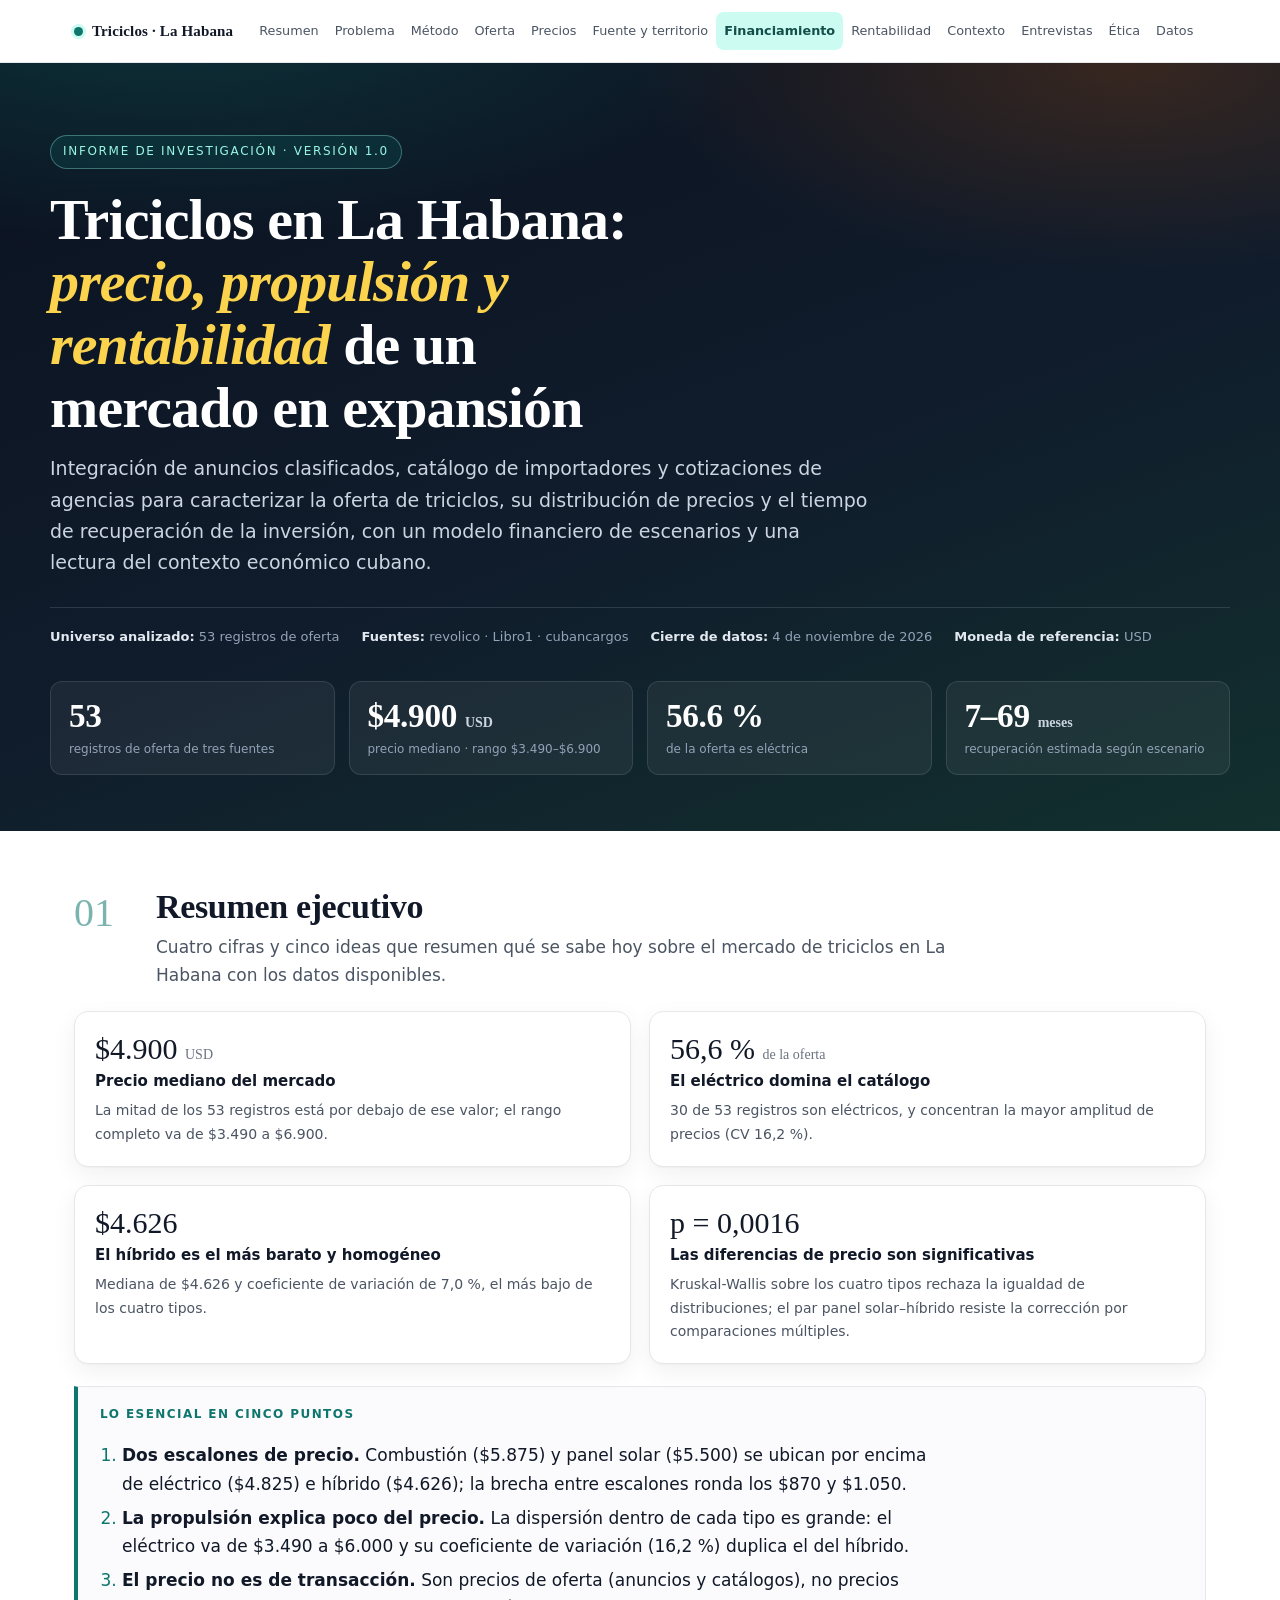
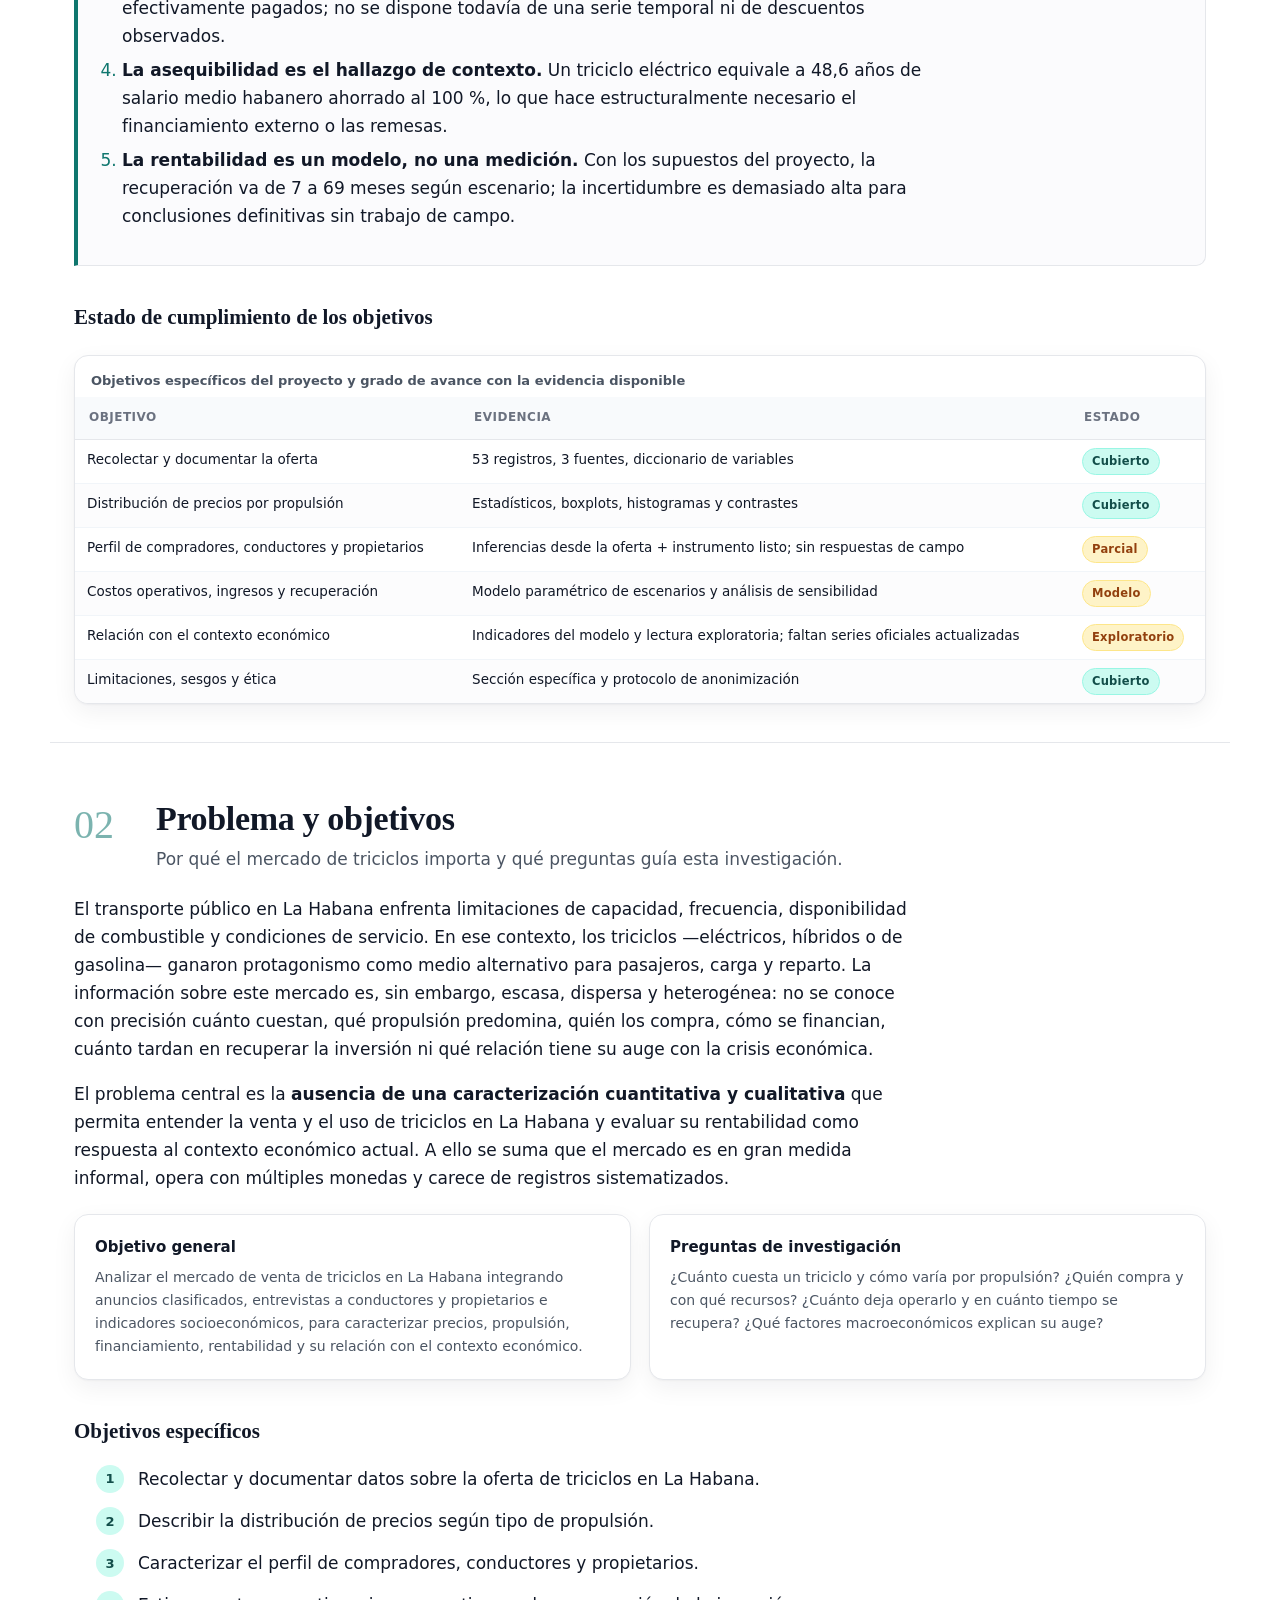
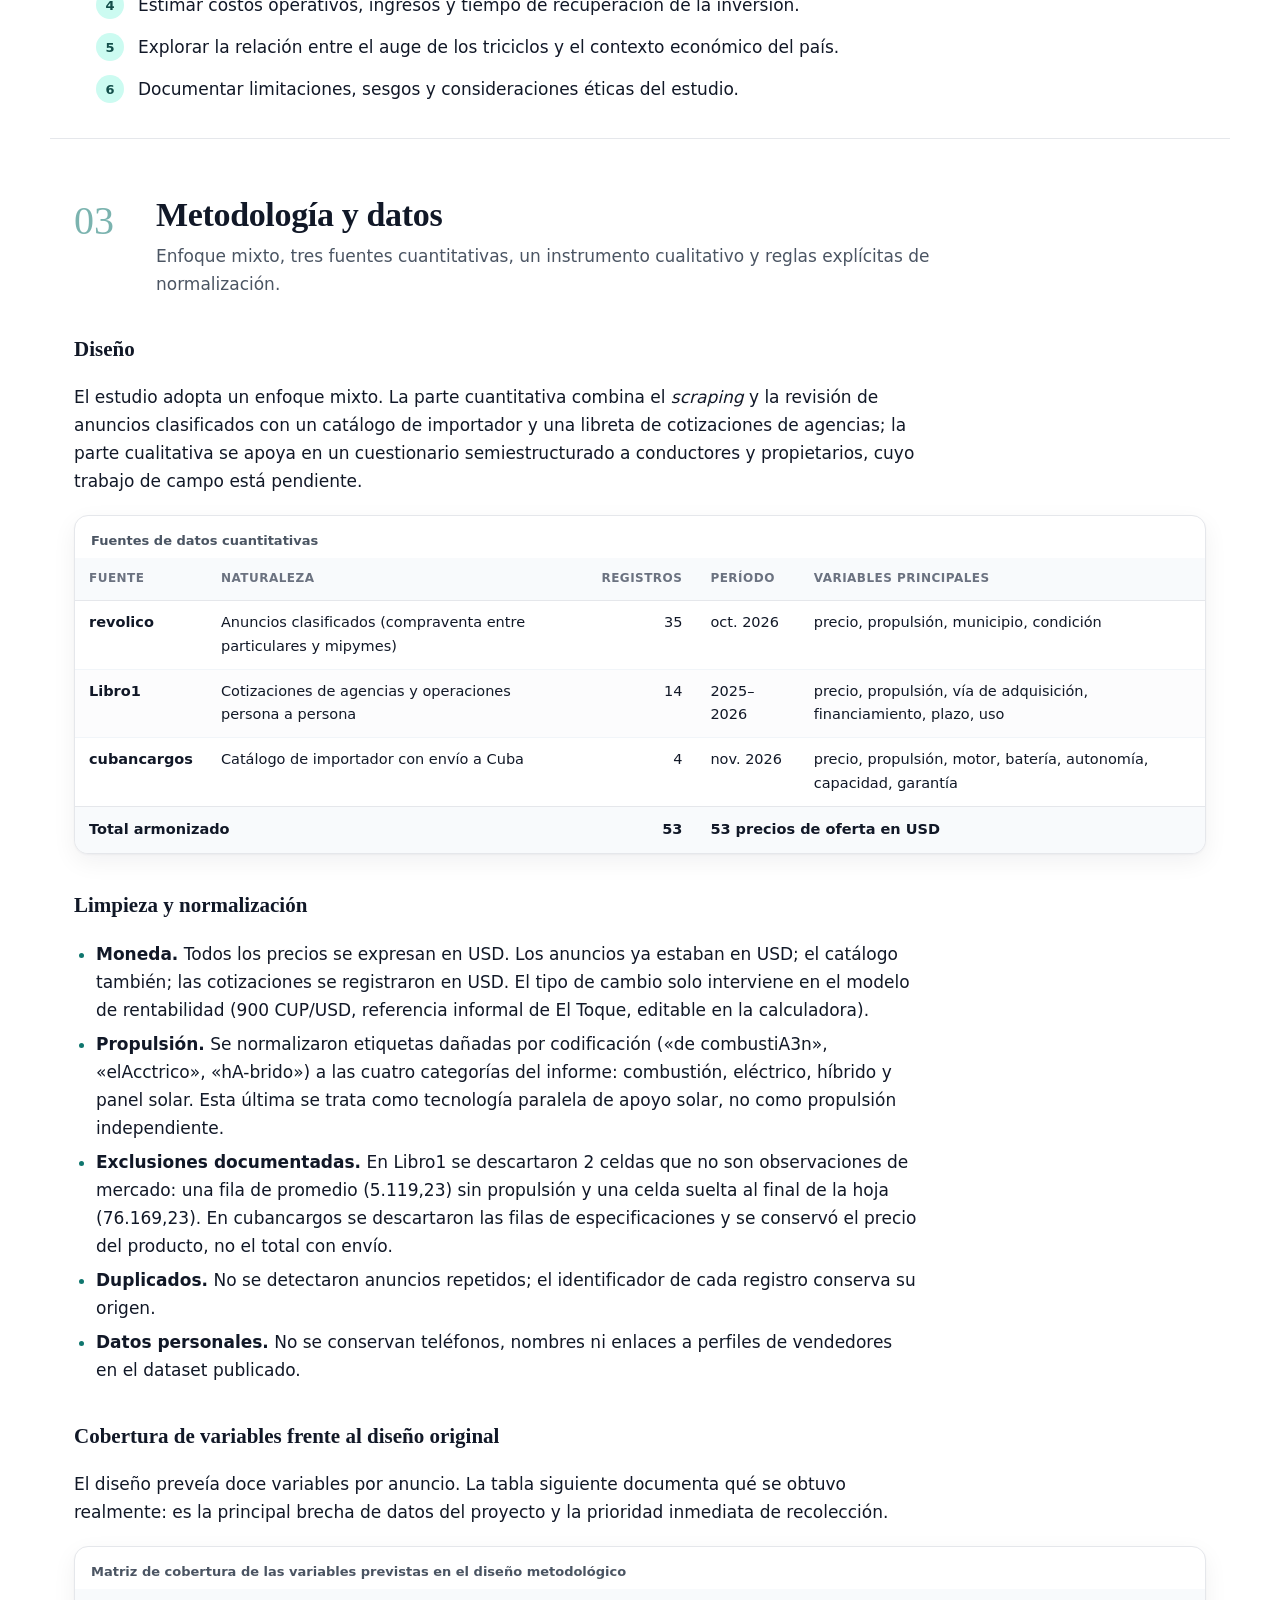
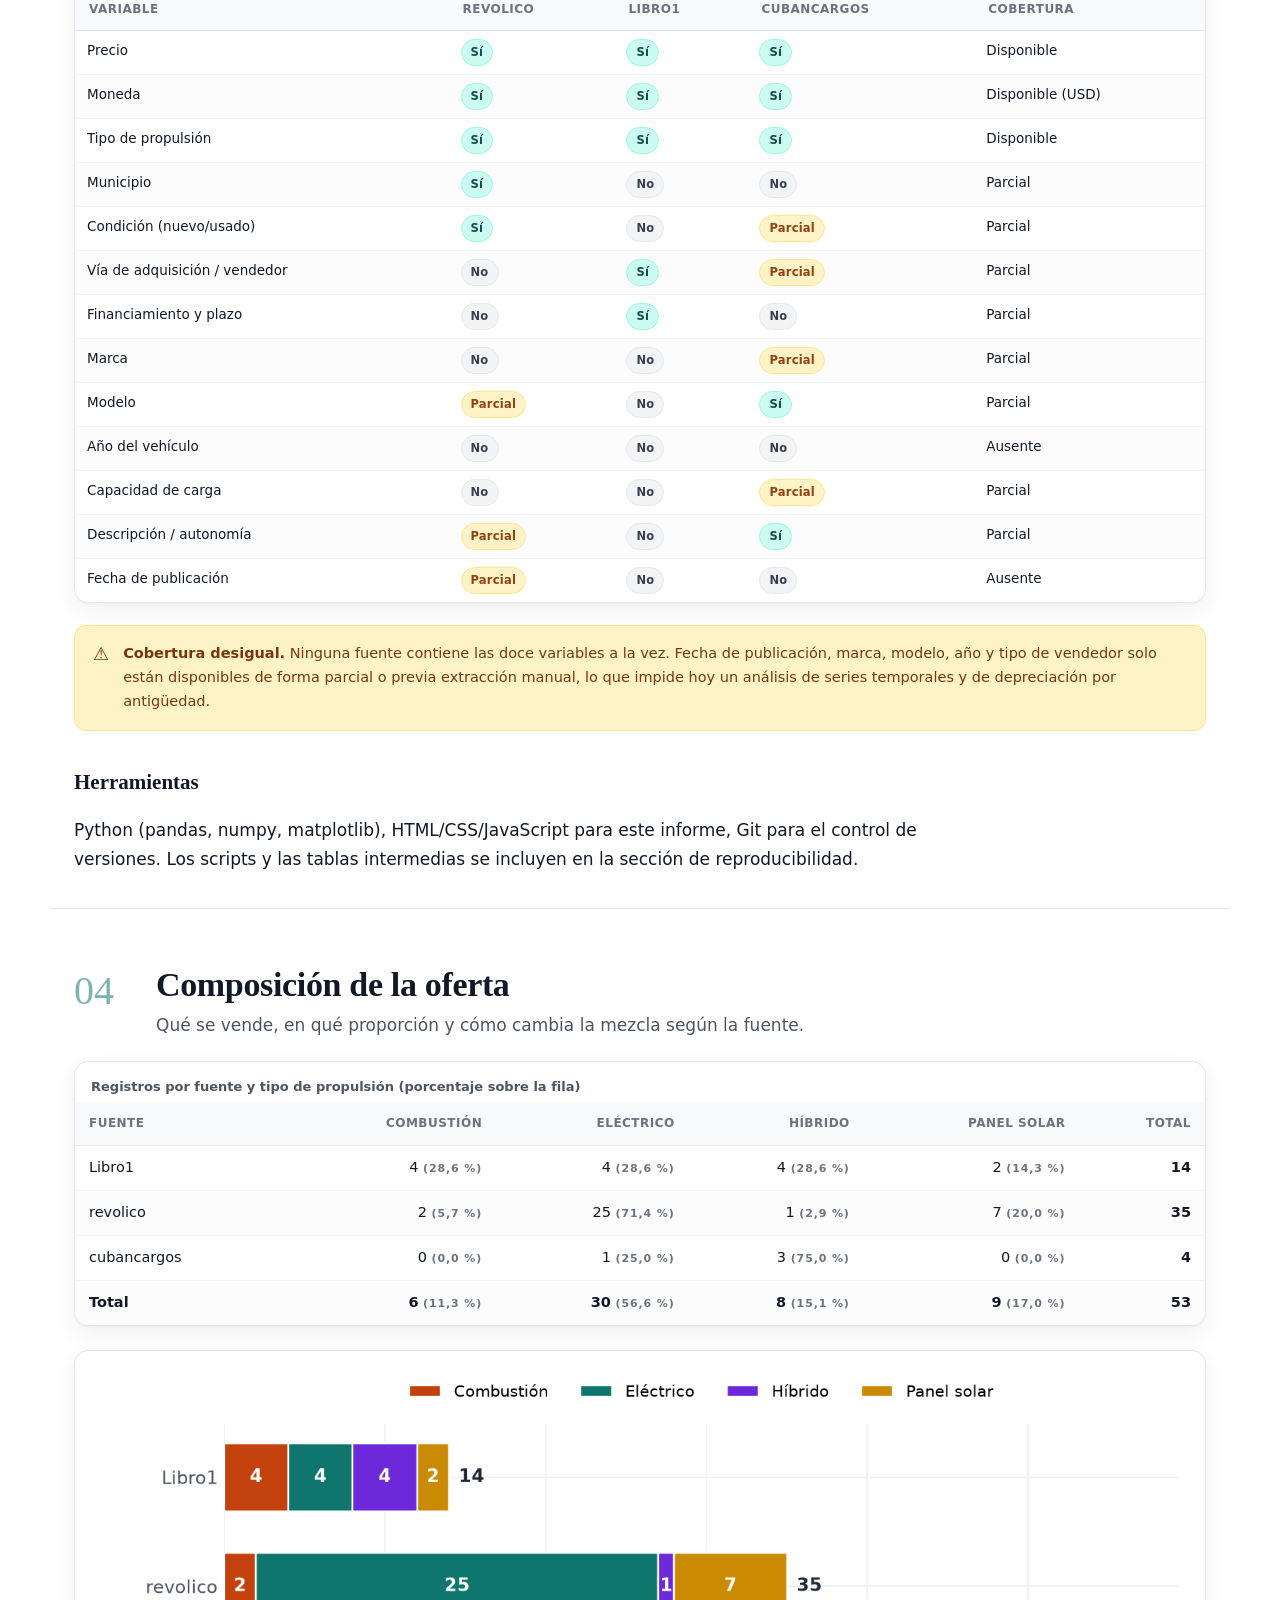
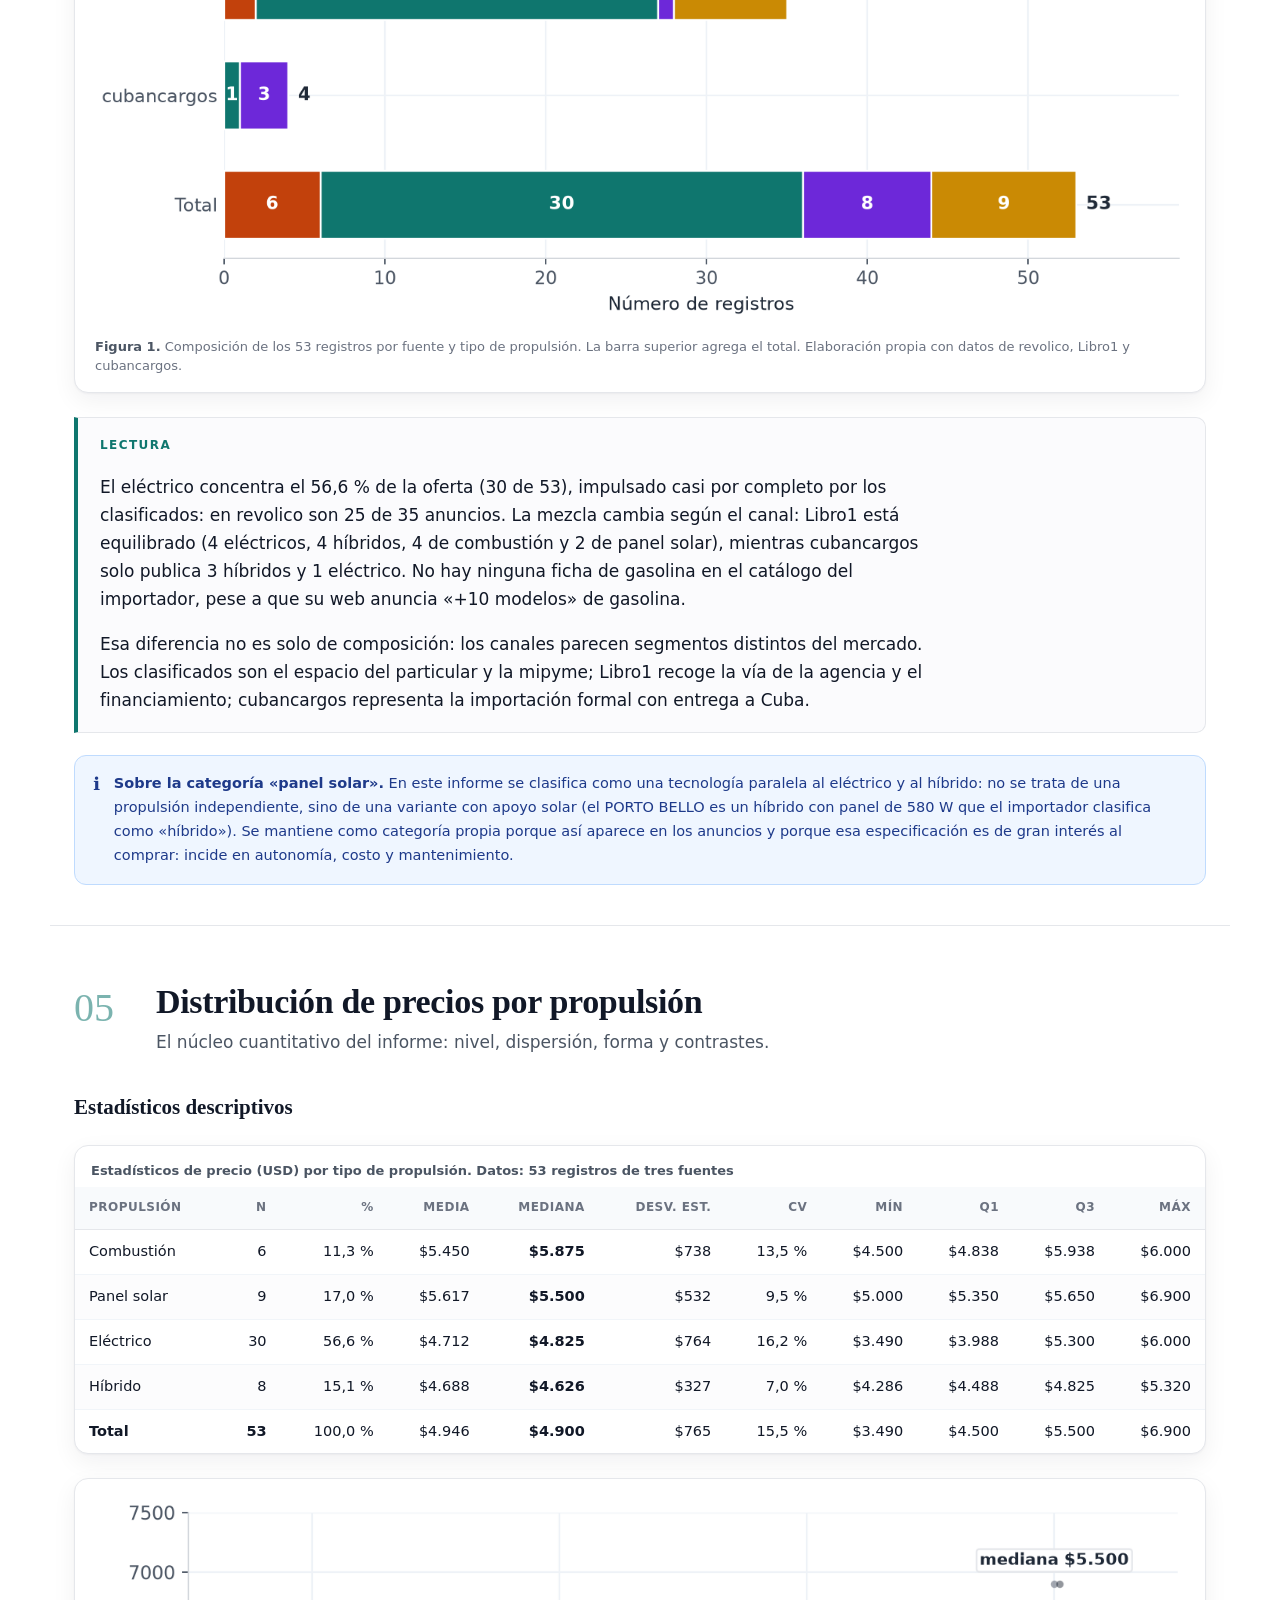
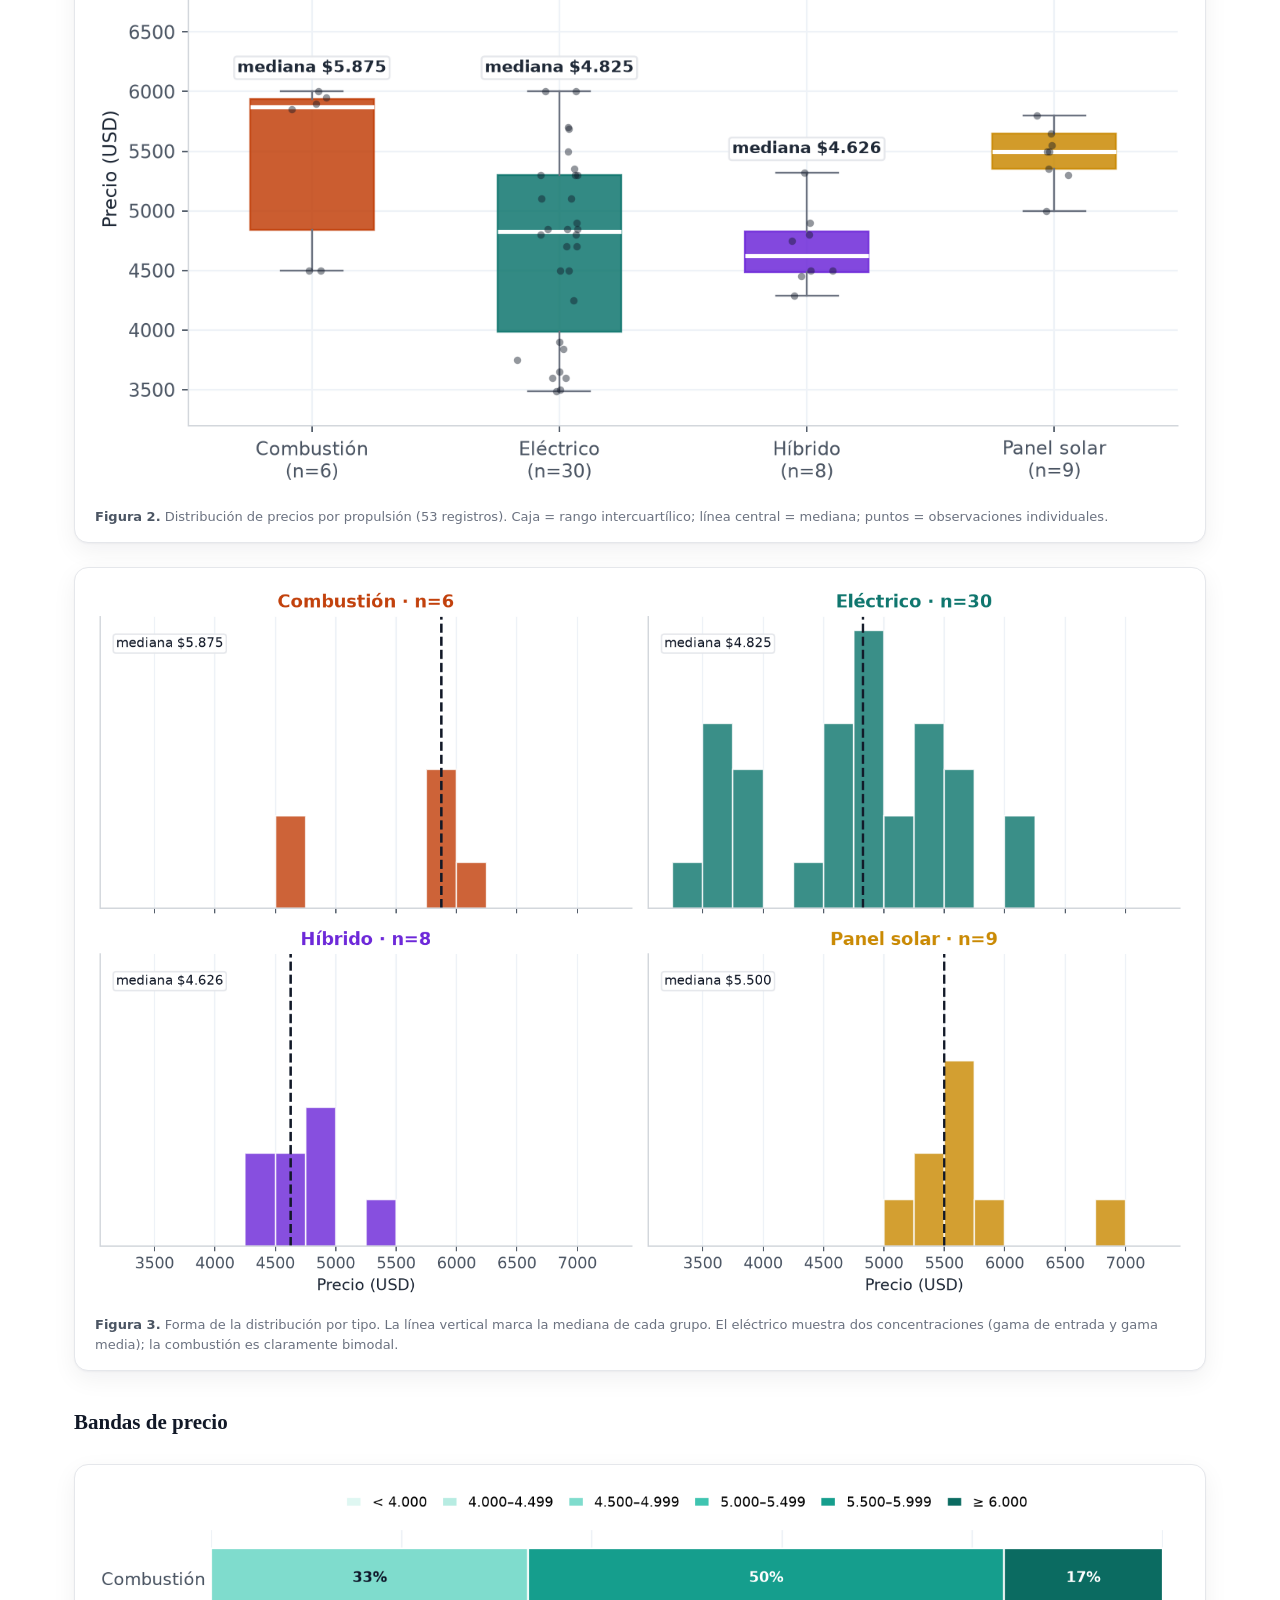
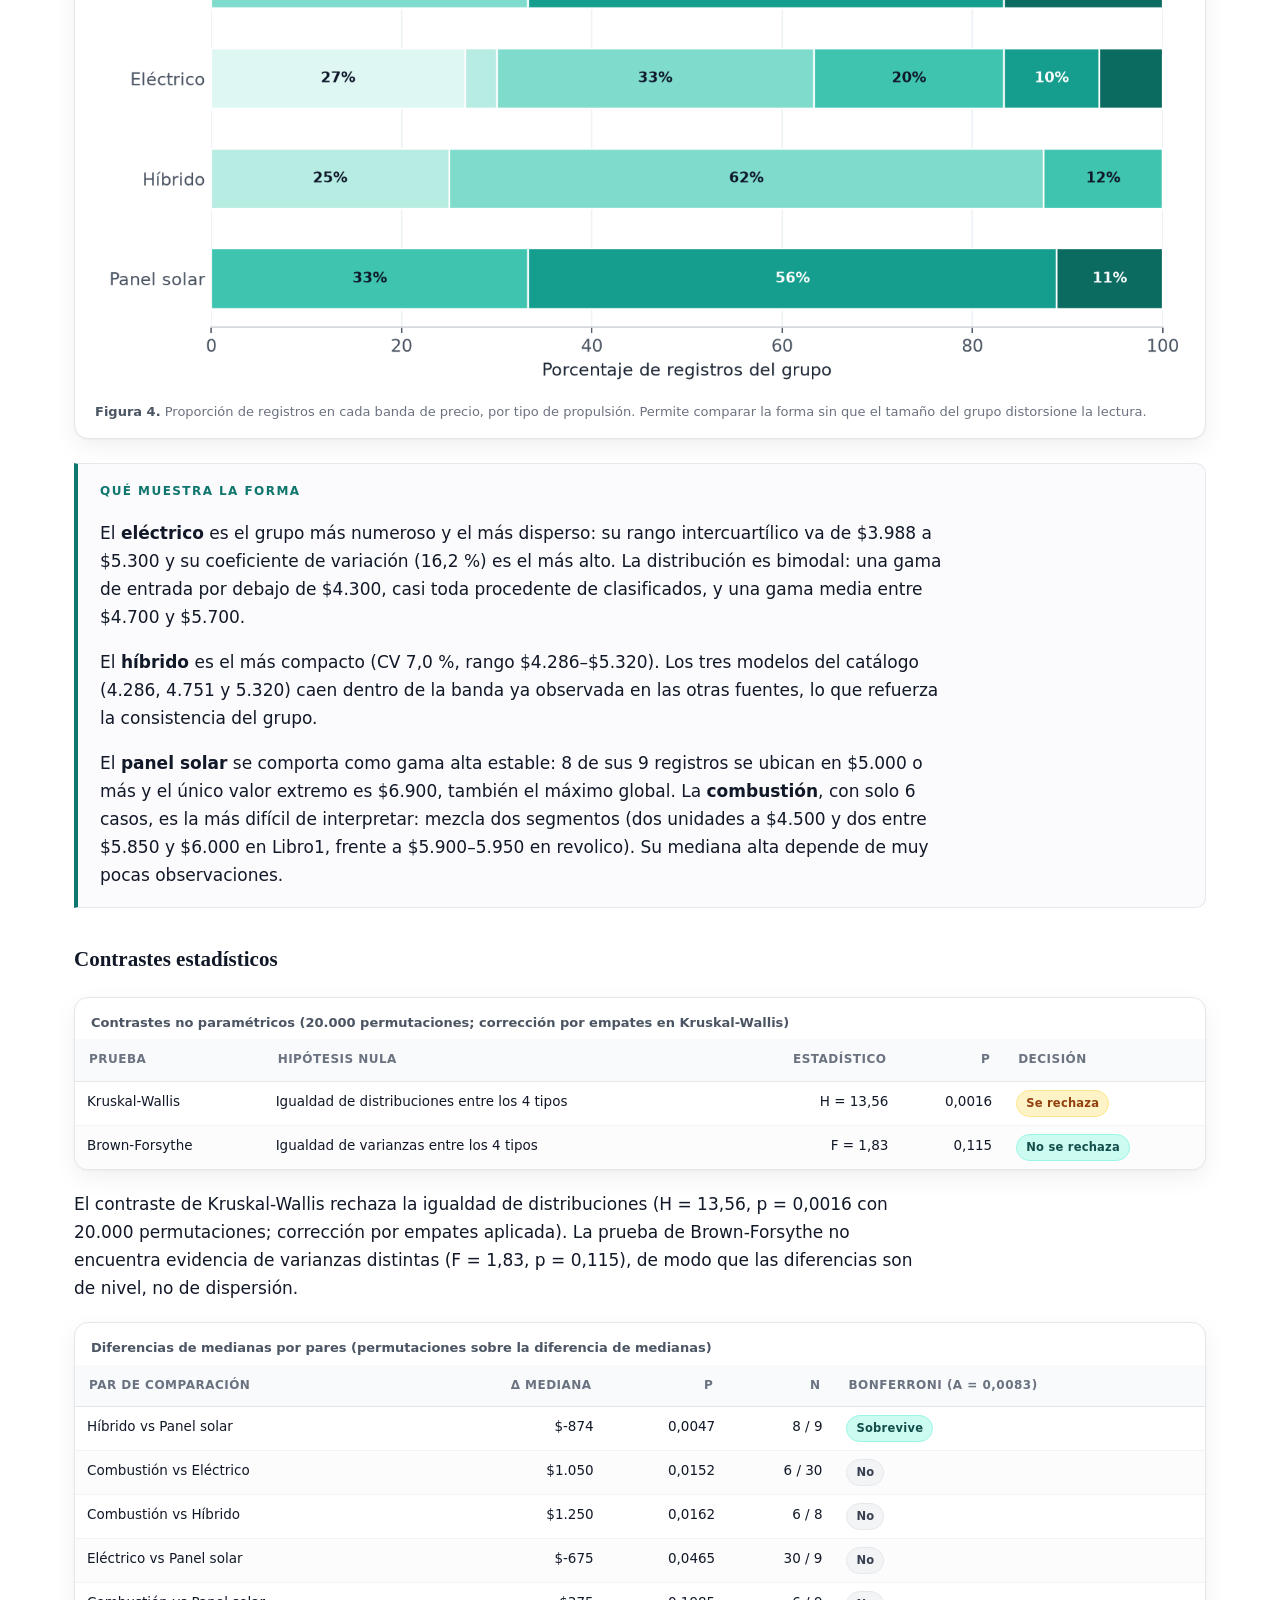
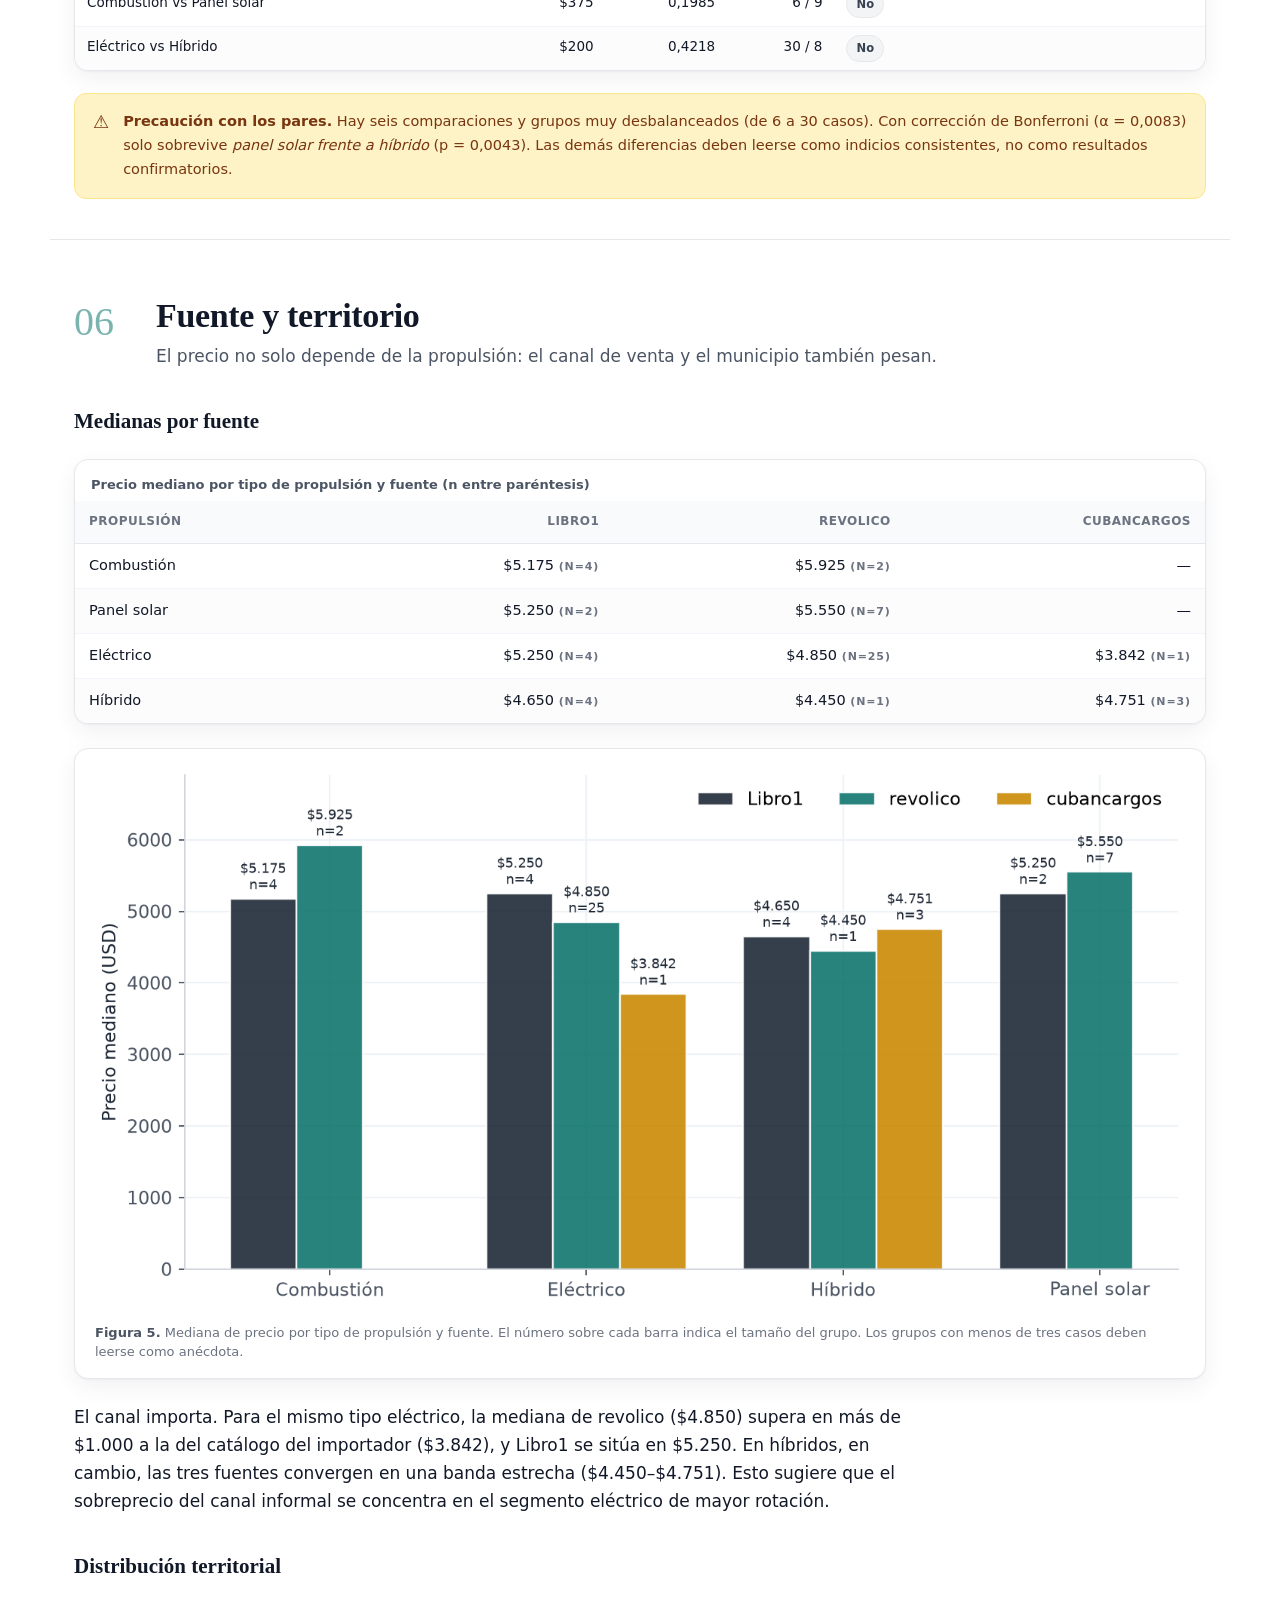
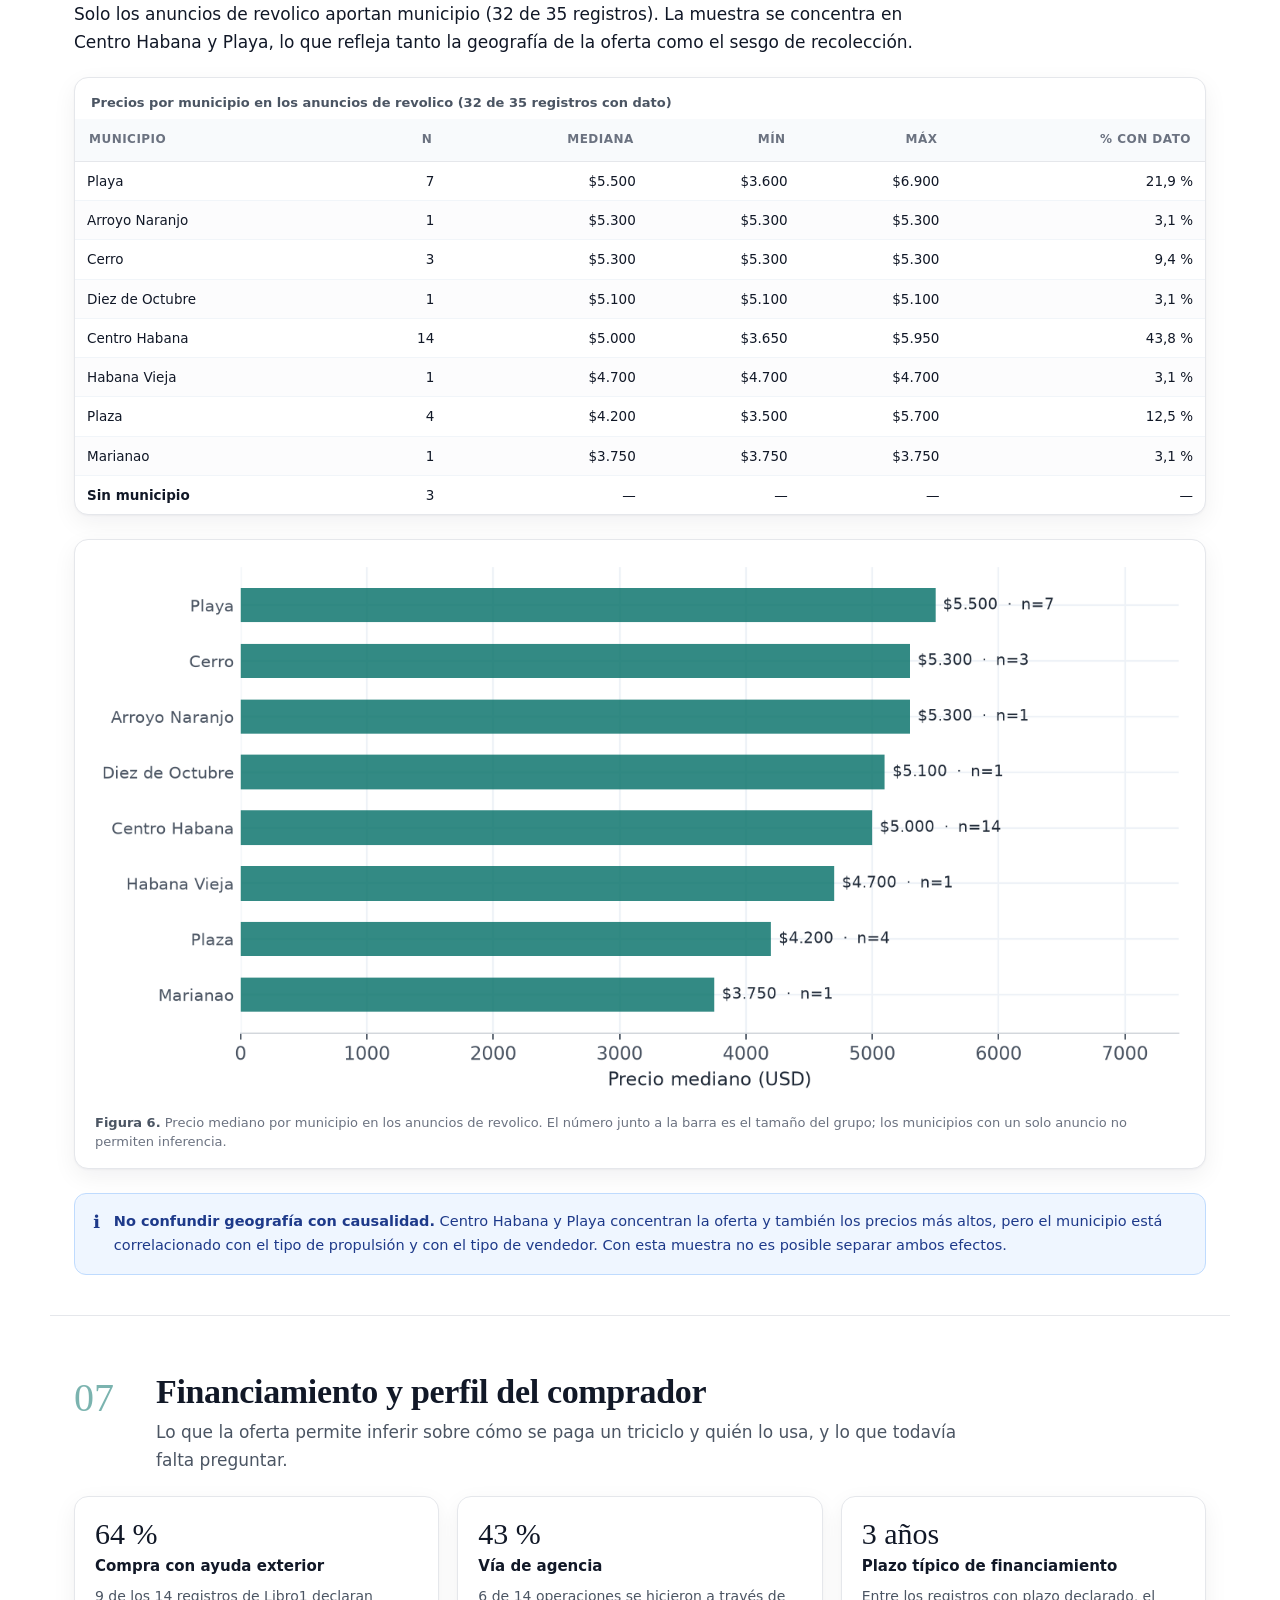
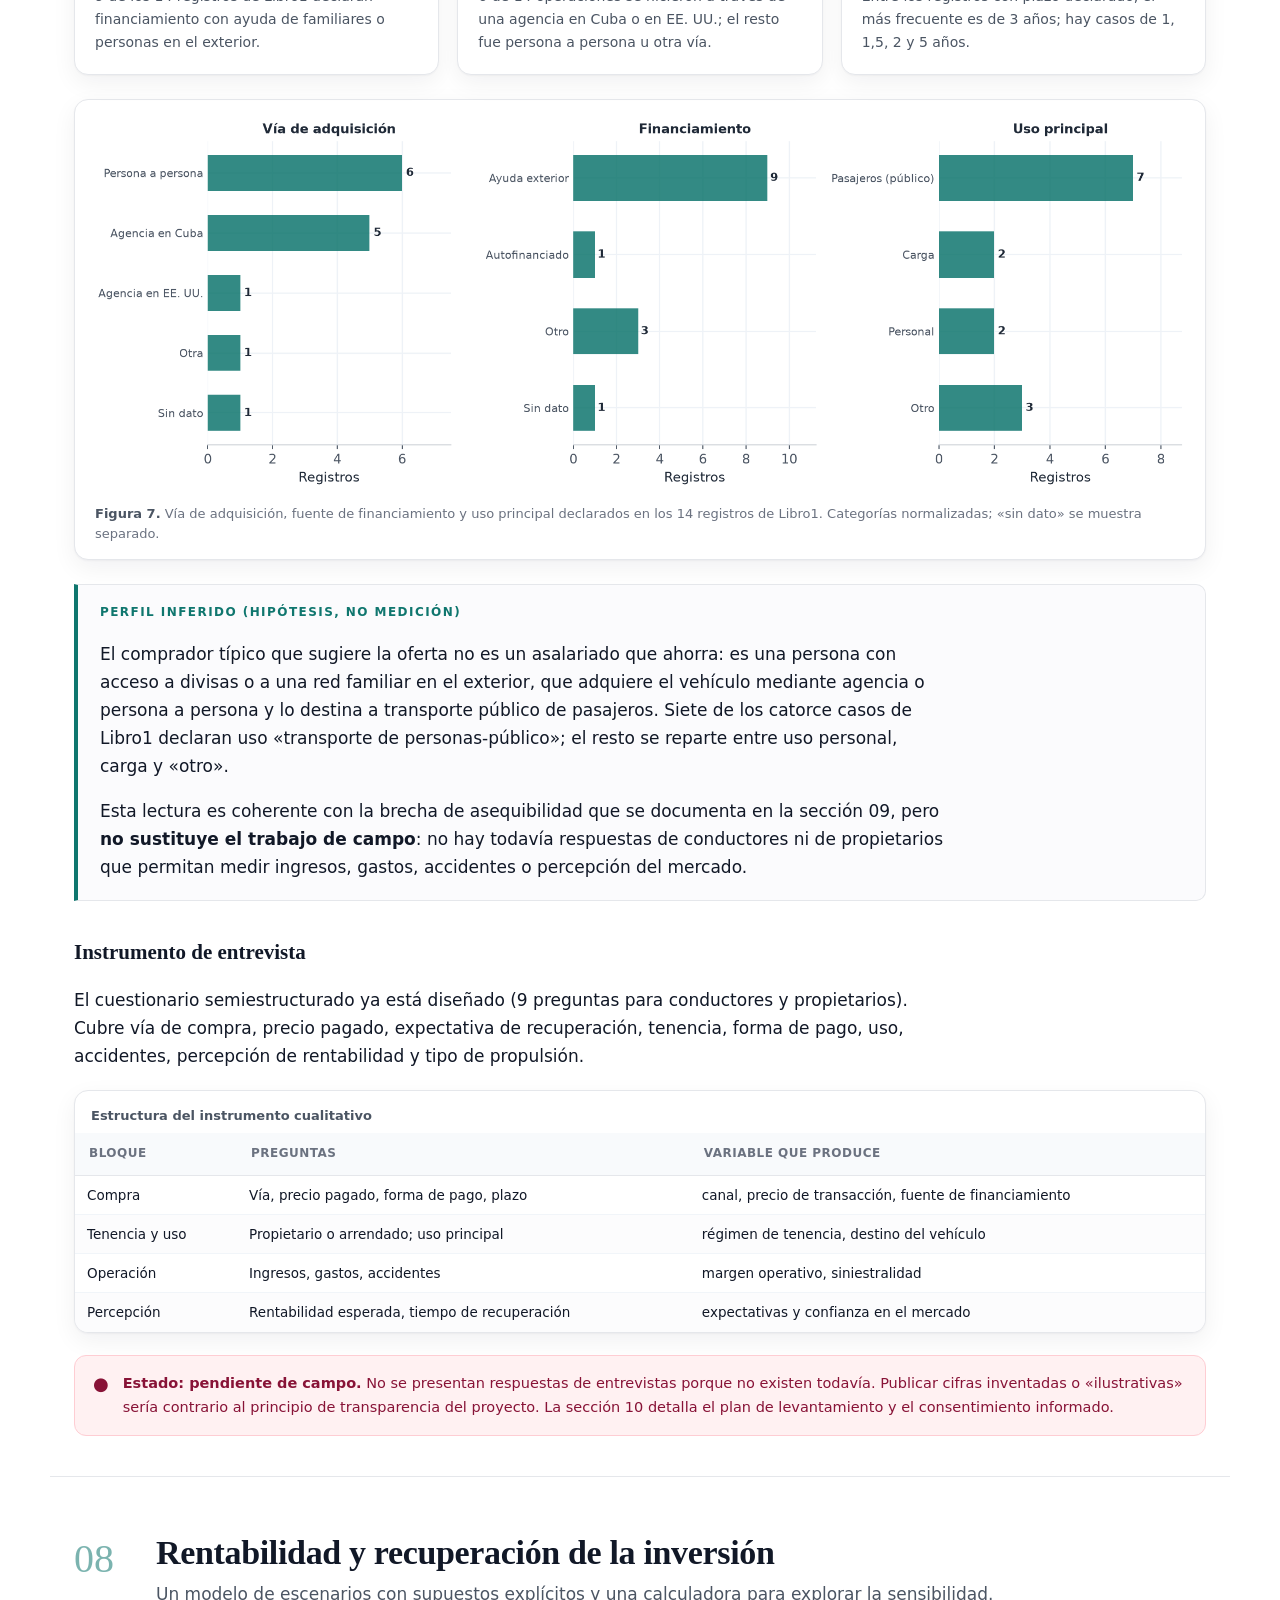
<file: informe/index.html>
<!DOCTYPE html>
<html lang="es">
<head>
<meta charset="utf-8">
<meta name="viewport" content="width=device-width, initial-scale=1">
<title>Triciclos en La Habana · Informe de mercado, precios y rentabilidad</title>
<meta name="description" content="Informe integrado sobre la venta de triciclos en La Habana: oferta, precios por tipo de propulsión, financiamiento, rentabilidad y contexto económico. 53 registros de tres fuentes y modelo financiero de escenarios.">
<meta name="author" content="Proyecto CD · Análisis de datos">
<meta name="theme-color" content="#0f766e">
<link rel="stylesheet" href="assets/css/estilos.css">
</head>
<body>

<header class="barra">
  <div class="barra__interior">
    <div class="barra__marca"><span class="barra__punto"></span><span>Triciclos · La Habana</span></div>
    <nav class="barra__nav" aria-label="Secciones del informe">
      <a href="#resumen">Resumen</a>
      <a href="#problema">Problema</a>
      <a href="#metodologia">Método</a>
      <a href="#oferta">Oferta</a>
      <a href="#precios">Precios</a>
      <a href="#fuentes">Fuente y territorio</a>
      <a href="#financiamiento">Financiamiento</a>
      <a href="#rentabilidad">Rentabilidad</a>
      <a href="#contexto">Contexto</a>
      <a href="#entrevistas">Entrevistas</a>
      <a href="#etica">Ética</a>
      <a href="#reproducir">Datos</a>
      <a href="#conclusiones">Conclusiones</a>
    </nav>
  </div>
</header>

<section class="portada" id="inicio">
  <div class="portada__interior">
    <span class="portada__etiqueta">Informe de investigación · versión 1.0</span>
    <h1>Triciclos en La Habana: <em>precio, propulsión y rentabilidad</em> de un mercado en expansión</h1>
    <p class="portada__bajada">
      Integración de anuncios clasificados, catálogo de importadores y cotizaciones de agencias
      para caracterizar la oferta de triciclos, su distribución de precios y el tiempo de
      recuperación de la inversión, con un modelo financiero de escenarios y una lectura del
      contexto económico cubano.
    </p>
    <div class="portada__meta">
      <span><strong>Universo analizado:</strong> 53 registros de oferta</span>
      <span><strong>Fuentes:</strong> revolico · Libro1 · cubancargos</span>
      <span><strong>Cierre de datos:</strong> 4 de noviembre de 2026</span>
      <span><strong>Moneda de referencia:</strong> USD</span>
    </div>
    <div class="kpis">
      
<div class="kpi"><div class="kpi__valor">53</div><div class="kpi__etiqueta">registros de oferta de tres fuentes</div></div>
<div class="kpi"><div class="kpi__valor">$4.900 <small>USD</small></div><div class="kpi__etiqueta">precio mediano · rango $3.490–$6.900</div></div>
<div class="kpi"><div class="kpi__valor">56.6 %</div><div class="kpi__etiqueta">de la oferta es eléctrica</div></div>
<div class="kpi"><div class="kpi__valor">7–69 <small>meses</small></div><div class="kpi__etiqueta">recuperación estimada según escenario</div></div>

    </div>
  </div>
</section>

<main>

<!-- ============================================================ 01 -->
<section class="seccion" id="resumen">
  <div class="seccion__cabecera">
    <div class="seccion__numero">01</div>
    <div>
      <h2>Resumen ejecutivo</h2>
      <p class="seccion__entrada">Cuatro cifras y cinco ideas que resumen qué se sabe hoy sobre el mercado de triciclos en La Habana con los datos disponibles.</p>
    </div>
  </div>

  <div class="rejilla rejilla--2">
    <div class="tarjeta">
      <div class="tarjeta__cifra">$4.900 <small>USD</small></div>
      <h4>Precio mediano del mercado</h4>
      <p>La mitad de los 53 registros está por debajo de ese valor; el rango completo va de $3.490 a $6.900.</p>
    </div>
    <div class="tarjeta">
      <div class="tarjeta__cifra">56,6 % <small>de la oferta</small></div>
      <h4>El eléctrico domina el catálogo</h4>
      <p>30 de 53 registros son eléctricos, y concentran la mayor amplitud de precios (CV 16,2 %).</p>
    </div>
    <div class="tarjeta">
      <div class="tarjeta__cifra">$4.626</div>
      <h4>El híbrido es el más barato y homogéneo</h4>
      <p>Mediana de $4.626 y coeficiente de variación de 7,0 %, el más bajo de los cuatro tipos.</p>
    </div>
    <div class="tarjeta">
      <div class="tarjeta__cifra">p = 0,0016</div>
      <h4>Las diferencias de precio son significativas</h4>
      <p>Kruskal-Wallis sobre los cuatro tipos rechaza la igualdad de distribuciones; el par panel solar–híbrido resiste la corrección por comparaciones múltiples.</p>
    </div>
  </div>

  <div class="lectura">
    <h4>Lo esencial en cinco puntos</h4>
    <ol>
      <li><strong>Dos escalones de precio.</strong> Combustión ($5.875) y panel solar ($5.500) se ubican por encima de eléctrico ($4.825) e híbrido ($4.626); la brecha entre escalones ronda los $870 y $1.050.</li>
      <li><strong>La propulsión explica poco del precio.</strong> La dispersión dentro de cada tipo es grande: el eléctrico va de $3.490 a $6.000 y su coeficiente de variación (16,2 %) duplica el del híbrido.</li>
      <li><strong>El precio no es de transacción.</strong> Son precios de oferta (anuncios y catálogos), no precios efectivamente pagados; no se dispone todavía de una serie temporal ni de descuentos observados.</li>
      <li><strong>La asequibilidad es el hallazgo de contexto.</strong> Un triciclo eléctrico equivale a 48,6 años de salario medio habanero ahorrado al 100 %, lo que hace estructuralmente necesario el financiamiento externo o las remesas.</li>
      <li><strong>La rentabilidad es un modelo, no una medición.</strong> Con los supuestos del proyecto, la recuperación va de 7 a 69 meses según escenario; la incertidumbre es demasiado alta para conclusiones definitivas sin trabajo de campo.</li>
    </ol>
  </div>

  <h3>Estado de cumplimiento de los objetivos</h3>
  <div class="tabla-envoltura">
    <table class="tabla--compacta">
      <caption>Objetivos específicos del proyecto y grado de avance con la evidencia disponible</caption>
      <thead>
        <tr><th>Objetivo</th><th>Evidencia</th><th>Estado</th></tr>
      </thead>
      <tbody>
        <tr><td>Recolectar y documentar la oferta</td><td>53 registros, 3 fuentes, diccionario de variables</td><td><span class="insignia insignia--ok">Cubierto</span></td></tr>
        <tr><td>Distribución de precios por propulsión</td><td>Estadísticos, boxplots, histogramas y contrastes</td><td><span class="insignia insignia--ok">Cubierto</span></td></tr>
        <tr><td>Perfil de compradores, conductores y propietarios</td><td>Inferencias desde la oferta + instrumento listo; sin respuestas de campo</td><td><span class="insignia insignia--parcial">Parcial</span></td></tr>
        <tr><td>Costos operativos, ingresos y recuperación</td><td>Modelo paramétrico de escenarios y análisis de sensibilidad</td><td><span class="insignia insignia--parcial">Modelo</span></td></tr>
        <tr><td>Relación con el contexto económico</td><td>Indicadores del modelo y lectura exploratoria; faltan series oficiales actualizadas</td><td><span class="insignia insignia--parcial">Exploratorio</span></td></tr>
        <tr><td>Limitaciones, sesgos y ética</td><td>Sección específica y protocolo de anonimización</td><td><span class="insignia insignia--ok">Cubierto</span></td></tr>
      </tbody>
    </table>
  </div>
</section>

<!-- ============================================================ 02 -->
<section class="seccion" id="problema">
  <div class="seccion__cabecera">
    <div class="seccion__numero">02</div>
    <div>
      <h2>Problema y objetivos</h2>
      <p class="seccion__entrada">Por qué el mercado de triciclos importa y qué preguntas guía esta investigación.</p>
    </div>
  </div>

  <p>
    El transporte público en La Habana enfrenta limitaciones de capacidad, frecuencia, disponibilidad
    de combustible y condiciones de servicio. En ese contexto, los triciclos —eléctricos, híbridos o
    de gasolina— ganaron protagonismo como medio alternativo para pasajeros, carga y reparto. La
    información sobre este mercado es, sin embargo, escasa, dispersa y heterogénea: no se conoce con
    precisión cuánto cuestan, qué propulsión predomina, quién los compra, cómo se financian, cuánto
    tardan en recuperar la inversión ni qué relación tiene su auge con la crisis económica.
  </p>
  <p>
    El problema central es la <strong>ausencia de una caracterización cuantitativa y cualitativa</strong>
    que permita entender la venta y el uso de triciclos en La Habana y evaluar su rentabilidad como
    respuesta al contexto económico actual. A ello se suma que el mercado es en gran medida informal,
    opera con múltiples monedas y carece de registros sistematizados.
  </p>

  <div class="rejilla rejilla--2">
    <div class="tarjeta">
      <h4>Objetivo general</h4>
      <p>Analizar el mercado de venta de triciclos en La Habana integrando anuncios clasificados,
      entrevistas a conductores y propietarios e indicadores socioeconómicos, para caracterizar
      precios, propulsión, financiamiento, rentabilidad y su relación con el contexto económico.</p>
    </div>
    <div class="tarjeta">
      <h4>Preguntas de investigación</h4>
      <p>¿Cuánto cuesta un triciclo y cómo varía por propulsión? ¿Quién compra y con qué recursos?
      ¿Cuánto deja operarlo y en cuánto tiempo se recupera? ¿Qué factores macroeconómicos explican
      su auge?</p>
    </div>
  </div>

  <h3>Objetivos específicos</h3>
  <ol class="pasos">
    <li>Recolectar y documentar datos sobre la oferta de triciclos en La Habana.</li>
    <li>Describir la distribución de precios según tipo de propulsión.</li>
    <li>Caracterizar el perfil de compradores, conductores y propietarios.</li>
    <li>Estimar costos operativos, ingresos y tiempo de recuperación de la inversión.</li>
    <li>Explorar la relación entre el auge de los triciclos y el contexto económico del país.</li>
    <li>Documentar limitaciones, sesgos y consideraciones éticas del estudio.</li>
  </ol>
</section>

<!-- ============================================================ 03 -->
<section class="seccion" id="metodologia">
  <div class="seccion__cabecera">
    <div class="seccion__numero">03</div>
    <div>
      <h2>Metodología y datos</h2>
      <p class="seccion__entrada">Enfoque mixto, tres fuentes cuantitativas, un instrumento cualitativo y reglas explícitas de normalización.</p>
    </div>
  </div>

  <h3>Diseño</h3>
  <p>
    El estudio adopta un enfoque mixto. La parte cuantitativa combina el <em>scraping</em> y la
    revisión de anuncios clasificados con un catálogo de importador y una libreta de cotizaciones de
    agencias; la parte cualitativa se apoya en un cuestionario semiestructurado a conductores
    y propietarios, cuyo trabajo de campo está pendiente.
  </p>

  <div class="tabla-envoltura">
    <table>
      <caption>Fuentes de datos cuantitativas</caption>
      <thead>
        <tr><th>Fuente</th><th>Naturaleza</th><th class="num">Registros</th><th>Período</th><th>Variables principales</th></tr>
      </thead>
      <tbody>
        <tr>
          <td><strong>revolico</strong></td>
          <td>Anuncios clasificados (compraventa entre particulares y mipymes)</td>
          <td class="num">35</td>
          <td>oct. 2026</td>
          <td>precio, propulsión, municipio, condición</td>
        </tr>
        <tr>
          <td><strong>Libro1</strong></td>
          <td>Cotizaciones de agencias y operaciones persona a persona</td>
          <td class="num">14</td>
          <td>2025–2026</td>
          <td>precio, propulsión, vía de adquisición, financiamiento, plazo, uso</td>
        </tr>
        <tr>
          <td><strong>cubancargos</strong></td>
          <td>Catálogo de importador con envío a Cuba</td>
          <td class="num">4</td>
          <td>nov. 2026</td>
          <td>precio, propulsión, motor, batería, autonomía, capacidad, garantía</td>
        </tr>
      </tbody>
      <tfoot><tr><td colspan="2">Total armonizado</td><td class="num">53</td><td colspan="2">53 precios de oferta en USD</td></tr></tfoot>
    </table>
  </div>

  <h3>Limpieza y normalización</h3>
  <ul>
    <li><strong>Moneda.</strong> Todos los precios se expresan en USD. Los anuncios ya estaban en USD; el catálogo también; las cotizaciones se registraron en USD. El tipo de cambio solo interviene en el modelo de rentabilidad (900 CUP/USD, referencia informal de El Toque, editable en la calculadora).</li>
    <li><strong>Propulsión.</strong> Se normalizaron etiquetas dañadas por codificación («de combustiA3n», «elAcctrico», «hA-brido») a las cuatro categorías del informe: combustión, eléctrico, híbrido y panel solar. Esta última se trata como tecnología paralela de apoyo solar, no como propulsión independiente.</li>
    <li><strong>Exclusiones documentadas.</strong> En Libro1 se descartaron 2 celdas que no son observaciones de mercado: una fila de promedio (5.119,23) sin propulsión y una celda suelta al final de la hoja (76.169,23). En cubancargos se descartaron las filas de especificaciones y se conservó el precio del producto, no el total con envío.</li>
    <li><strong>Duplicados.</strong> No se detectaron anuncios repetidos; el identificador de cada registro conserva su origen.</li>
    <li><strong>Datos personales.</strong> No se conservan teléfonos, nombres ni enlaces a perfiles de vendedores en el dataset publicado.</li>
  </ul>

  <h3>Cobertura de variables frente al diseño original</h3>
  <p>
    El diseño preveía doce variables por anuncio. La tabla siguiente documenta qué se obtuvo realmente:
    es la principal brecha de datos del proyecto y la prioridad inmediata de recolección.
  </p>
  <div class="tabla-envoltura">
<table class="tabla--compacta">
<caption>Matriz de cobertura de las variables previstas en el diseño metodológico</caption>
<thead><tr>
<th>Variable</th>
<th>revolico</th>
<th>Libro1</th>
<th>cubancargos</th>
<th>Cobertura</th>
</tr></thead><tbody>
<tr>
<td>Precio</td>
<td><span class="insignia insignia--ok">Sí</span></td>
<td><span class="insignia insignia--ok">Sí</span></td>
<td><span class="insignia insignia--ok">Sí</span></td>
<td>Disponible</td>
</tr>
<tr>
<td>Moneda</td>
<td><span class="insignia insignia--ok">Sí</span></td>
<td><span class="insignia insignia--ok">Sí</span></td>
<td><span class="insignia insignia--ok">Sí</span></td>
<td>Disponible (USD)</td>
</tr>
<tr>
<td>Tipo de propulsión</td>
<td><span class="insignia insignia--ok">Sí</span></td>
<td><span class="insignia insignia--ok">Sí</span></td>
<td><span class="insignia insignia--ok">Sí</span></td>
<td>Disponible</td>
</tr>
<tr>
<td>Municipio</td>
<td><span class="insignia insignia--ok">Sí</span></td>
<td><span class="insignia insignia--gris">No</span></td>
<td><span class="insignia insignia--gris">No</span></td>
<td>Parcial</td>
</tr>
<tr>
<td>Condición (nuevo/usado)</td>
<td><span class="insignia insignia--ok">Sí</span></td>
<td><span class="insignia insignia--gris">No</span></td>
<td><span class="insignia insignia--parcial">Parcial</span></td>
<td>Parcial</td>
</tr>
<tr>
<td>Vía de adquisición / vendedor</td>
<td><span class="insignia insignia--gris">No</span></td>
<td><span class="insignia insignia--ok">Sí</span></td>
<td><span class="insignia insignia--parcial">Parcial</span></td>
<td>Parcial</td>
</tr>
<tr>
<td>Financiamiento y plazo</td>
<td><span class="insignia insignia--gris">No</span></td>
<td><span class="insignia insignia--ok">Sí</span></td>
<td><span class="insignia insignia--gris">No</span></td>
<td>Parcial</td>
</tr>
<tr>
<td>Marca</td>
<td><span class="insignia insignia--gris">No</span></td>
<td><span class="insignia insignia--gris">No</span></td>
<td><span class="insignia insignia--parcial">Parcial</span></td>
<td>Parcial</td>
</tr>
<tr>
<td>Modelo</td>
<td><span class="insignia insignia--parcial">Parcial</span></td>
<td><span class="insignia insignia--gris">No</span></td>
<td><span class="insignia insignia--ok">Sí</span></td>
<td>Parcial</td>
</tr>
<tr>
<td>Año del vehículo</td>
<td><span class="insignia insignia--gris">No</span></td>
<td><span class="insignia insignia--gris">No</span></td>
<td><span class="insignia insignia--gris">No</span></td>
<td>Ausente</td>
</tr>
<tr>
<td>Capacidad de carga</td>
<td><span class="insignia insignia--gris">No</span></td>
<td><span class="insignia insignia--gris">No</span></td>
<td><span class="insignia insignia--parcial">Parcial</span></td>
<td>Parcial</td>
</tr>
<tr>
<td>Descripción / autonomía</td>
<td><span class="insignia insignia--parcial">Parcial</span></td>
<td><span class="insignia insignia--gris">No</span></td>
<td><span class="insignia insignia--ok">Sí</span></td>
<td>Parcial</td>
</tr>
<tr>
<td>Fecha de publicación</td>
<td><span class="insignia insignia--parcial">Parcial</span></td>
<td><span class="insignia insignia--gris">No</span></td>
<td><span class="insignia insignia--gris">No</span></td>
<td>Ausente</td>
</tr>
</tbody>
</table></div>

  <div class="aviso aviso--alerta">
    <div class="aviso__icono">⚠</div>
    <div>
      <p><strong>Cobertura desigual.</strong> Ninguna fuente contiene las doce variables a la vez. Fecha de publicación, marca, modelo, año y tipo de vendedor solo están disponibles de forma parcial o previa extracción manual, lo que impide hoy un análisis de series temporales y de depreciación por antigüedad.</p>
    </div>
  </div>

  <h3>Herramientas</h3>
  <p>Python (pandas, numpy, matplotlib), HTML/CSS/JavaScript para este informe, Git para el control de versiones. Los scripts y las tablas intermedias se incluyen en la sección de reproducibilidad.</p>
</section>

<!-- ============================================================ 04 -->
<section class="seccion" id="oferta">
  <div class="seccion__cabecera">
    <div class="seccion__numero">04</div>
    <div>
      <h2>Composición de la oferta</h2>
      <p class="seccion__entrada">Qué se vende, en qué proporción y cómo cambia la mezcla según la fuente.</p>
    </div>
  </div>

  <div class="tabla-envoltura">
<table class="">
<caption>Registros por fuente y tipo de propulsión (porcentaje sobre la fila)</caption>
<thead><tr>
<th>Fuente</th>
<th class="num">Combustión</th>
<th class="num">Eléctrico</th>
<th class="num">Híbrido</th>
<th class="num">Panel solar</th>
<th class="num">Total</th>
</tr></thead><tbody>
<tr>
<td>Libro1</td>
<td class="num">4 <span class='etiqueta-estado'>(28,6 %)</span></td>
<td class="num">4 <span class='etiqueta-estado'>(28,6 %)</span></td>
<td class="num">4 <span class='etiqueta-estado'>(28,6 %)</span></td>
<td class="num">2 <span class='etiqueta-estado'>(14,3 %)</span></td>
<td class="num"><strong>14</strong></td>
</tr>
<tr>
<td>revolico</td>
<td class="num">2 <span class='etiqueta-estado'>(5,7 %)</span></td>
<td class="num">25 <span class='etiqueta-estado'>(71,4 %)</span></td>
<td class="num">1 <span class='etiqueta-estado'>(2,9 %)</span></td>
<td class="num">7 <span class='etiqueta-estado'>(20,0 %)</span></td>
<td class="num"><strong>35</strong></td>
</tr>
<tr>
<td>cubancargos</td>
<td class="num">0 <span class='etiqueta-estado'>(0,0 %)</span></td>
<td class="num">1 <span class='etiqueta-estado'>(25,0 %)</span></td>
<td class="num">3 <span class='etiqueta-estado'>(75,0 %)</span></td>
<td class="num">0 <span class='etiqueta-estado'>(0,0 %)</span></td>
<td class="num"><strong>4</strong></td>
</tr>
<tr>
<td><strong>Total</strong></td>
<td class="num"><strong>6</strong> <span class='etiqueta-estado'>(11,3 %)</span></td>
<td class="num"><strong>30</strong> <span class='etiqueta-estado'>(56,6 %)</span></td>
<td class="num"><strong>8</strong> <span class='etiqueta-estado'>(15,1 %)</span></td>
<td class="num"><strong>9</strong> <span class='etiqueta-estado'>(17,0 %)</span></td>
<td class="num"><strong>53</strong></td>
</tr>
</tbody>
</table></div>

  <figure class="figura">
    <img src="assets/img/composicion.png" alt="Composición de la oferta por fuente y tipo de propulsión">
    <figcaption><strong>Figura 1.</strong> Composición de los 53 registros por fuente y tipo de propulsión. La barra superior agrega el total. Elaboración propia con datos de revolico, Libro1 y cubancargos.</figcaption>
  </figure>

  <div class="lectura">
    <h4>Lectura</h4>
    <p>
      El eléctrico concentra el 56,6 % de la oferta (30 de 53), impulsado casi por
      completo por los clasificados: en revolico son 25 de 35 anuncios. La mezcla cambia según el canal:
      Libro1 está equilibrado (4 eléctricos, 4 híbridos, 4 de combustión y 2 de panel solar), mientras
      cubancargos solo publica 3 híbridos y 1 eléctrico. No hay ninguna ficha de gasolina en el catálogo
      del importador, pese a que su web anuncia «+10 modelos» de gasolina.
    </p>
    <p>
      Esa diferencia no es solo de composición: los canales parecen segmentos distintos del mercado.
      Los clasificados son el espacio del particular y la mipyme; Libro1 recoge la vía de la agencia y
      el financiamiento; cubancargos representa la importación formal con entrega a Cuba.
    </p>
  </div>

  <div class="aviso aviso--info">
    <div class="aviso__icono">ℹ</div>
    <div>
      <p><strong>Sobre la categoría «panel solar».</strong> En este informe se clasifica como una tecnología paralela al eléctrico y al híbrido: no se trata de una propulsión independiente, sino de una variante con apoyo solar (el PORTO BELLO es un híbrido con panel de 580 W que el importador clasifica como «híbrido»). Se mantiene como categoría propia porque así aparece en los anuncios y porque esa especificación es de gran interés al comprar: incide en autonomía, costo y mantenimiento.</p>
    </div>
  </div>
</section>

<!-- ============================================================ 05 -->
<section class="seccion" id="precios">
  <div class="seccion__cabecera">
    <div class="seccion__numero">05</div>
    <div>
      <h2>Distribución de precios por propulsión</h2>
      <p class="seccion__entrada">El núcleo cuantitativo del informe: nivel, dispersión, forma y contrastes.</p>
    </div>
  </div>

  <h3>Estadísticos descriptivos</h3>
  <div class="tabla-envoltura">
<table class="">
<caption>Estadísticos de precio (USD) por tipo de propulsión. Datos: 53 registros de tres fuentes</caption>
<thead><tr>
<th>Propulsión</th>
<th class="num">n</th>
<th class="num">%</th>
<th class="num">Media</th>
<th class="num">Mediana</th>
<th class="num">Desv. est.</th>
<th class="num">CV</th>
<th class="num">Mín</th>
<th class="num">Q1</th>
<th class="num">Q3</th>
<th class="num">Máx</th>
</tr></thead><tbody>
<tr>
<td>Combustión</td>
<td class="num">6</td>
<td class="num">11,3 %</td>
<td class="num">$5.450</td>
<td class="num"><strong>$5.875</strong></td>
<td class="num">$738</td>
<td class="num">13,5 %</td>
<td class="num">$4.500</td>
<td class="num">$4.838</td>
<td class="num">$5.938</td>
<td class="num">$6.000</td>
</tr>
<tr>
<td>Panel solar</td>
<td class="num">9</td>
<td class="num">17,0 %</td>
<td class="num">$5.617</td>
<td class="num"><strong>$5.500</strong></td>
<td class="num">$532</td>
<td class="num">9,5 %</td>
<td class="num">$5.000</td>
<td class="num">$5.350</td>
<td class="num">$5.650</td>
<td class="num">$6.900</td>
</tr>
<tr>
<td>Eléctrico</td>
<td class="num">30</td>
<td class="num">56,6 %</td>
<td class="num">$4.712</td>
<td class="num"><strong>$4.825</strong></td>
<td class="num">$764</td>
<td class="num">16,2 %</td>
<td class="num">$3.490</td>
<td class="num">$3.988</td>
<td class="num">$5.300</td>
<td class="num">$6.000</td>
</tr>
<tr>
<td>Híbrido</td>
<td class="num">8</td>
<td class="num">15,1 %</td>
<td class="num">$4.688</td>
<td class="num"><strong>$4.626</strong></td>
<td class="num">$327</td>
<td class="num">7,0 %</td>
<td class="num">$4.286</td>
<td class="num">$4.488</td>
<td class="num">$4.825</td>
<td class="num">$5.320</td>
</tr>
<tr>
<td><strong>Total</strong></td>
<td class="num"><strong>53</strong></td>
<td class="num">100,0 %</td>
<td class="num">$4.946</td>
<td class="num"><strong>$4.900</strong></td>
<td class="num">$765</td>
<td class="num">15,5 %</td>
<td class="num">$3.490</td>
<td class="num">$4.500</td>
<td class="num">$5.500</td>
<td class="num">$6.900</td>
</tr>
</tbody>
</table></div>

  <figure class="figura">
    <img src="assets/img/caja_tipos.png" alt="Boxplot de precios por tipo de propulsión">
    <figcaption><strong>Figura 2.</strong> Distribución de precios por propulsión (53 registros). Caja = rango intercuartílico; línea central = mediana; puntos = observaciones individuales.</figcaption>
  </figure>

  <figure class="figura">
    <img src="assets/img/histograma.png" alt="Histogramas de precios por tipo de propulsión">
    <figcaption><strong>Figura 3.</strong> Forma de la distribución por tipo. La línea vertical marca la mediana de cada grupo. El eléctrico muestra dos concentraciones (gama de entrada y gama media); la combustión es claramente bimodal.</figcaption>
  </figure>

  <h3>Bandas de precio</h3>
  <figure class="figura">
    <img src="assets/img/bandas.png" alt="Distribución porcentual por bandas de precio y tipo">
    <figcaption><strong>Figura 4.</strong> Proporción de registros en cada banda de precio, por tipo de propulsión. Permite comparar la forma sin que el tamaño del grupo distorsione la lectura.</figcaption>
  </figure>

  <div class="lectura">
    <h4>Qué muestra la forma</h4>
    <p>
      El <strong>eléctrico</strong> es el grupo más numeroso y el más disperso: su rango intercuartílico
      va de $3.988 a $5.300 y su coeficiente de variación (16,2 %) es el más alto.
      La distribución es bimodal: una gama de entrada por debajo de $4.300, casi toda procedente de
      clasificados, y una gama media entre $4.700 y $5.700.
    </p>
    <p>
      El <strong>híbrido</strong> es el más compacto (CV 7,0 %, rango $4.286–$5.320).
      Los tres modelos del catálogo (4.286, 4.751 y 5.320) caen dentro de la banda ya observada en
      las otras fuentes, lo que refuerza la consistencia del grupo.
    </p>
    <p>
      El <strong>panel solar</strong> se comporta como gama alta estable: 8 de sus 9 registros se ubican en
      $5.000 o más y el único valor extremo es $6.900, también el máximo global.
      La <strong>combustión</strong>, con solo 6 casos, es la más difícil de interpretar: mezcla
      dos segmentos (dos unidades a $4.500 y dos entre $5.850 y $6.000 en Libro1, frente a $5.900–5.950
      en revolico). Su mediana alta depende de muy pocas observaciones.
    </p>
  </div>

  <h3>Contrastes estadísticos</h3>
  <div class="tabla-envoltura">
<table class="tabla--compacta">
<caption>Contrastes no paramétricos (20.000 permutaciones; corrección por empates en Kruskal-Wallis)</caption>
<thead><tr>
<th>Prueba</th>
<th>Hipótesis nula</th>
<th class="num">Estadístico</th>
<th class="num">p</th>
<th>Decisión</th>
</tr></thead><tbody>
<tr>
<td>Kruskal-Wallis</td>
<td>Igualdad de distribuciones entre los 4 tipos</td>
<td class="num">H = 13,56</td>
<td class="num">0,0016</td>
<td><span class="insignia insignia--parcial">Se rechaza</span></td>
</tr>
<tr>
<td>Brown-Forsythe</td>
<td>Igualdad de varianzas entre los 4 tipos</td>
<td class="num">F = 1,83</td>
<td class="num">0,115</td>
<td><span class="insignia insignia--ok">No se rechaza</span></td>
</tr>
</tbody>
</table></div>

  <p>
    El contraste de Kruskal-Wallis rechaza la igualdad de distribuciones (H = 13,56, p = 0,0016
    con 20.000 permutaciones; corrección por empates aplicada). La prueba de Brown-Forsythe no encuentra
    evidencia de varianzas distintas (F = 1,83, p = 0,115), de modo que las diferencias son de
    nivel, no de dispersión.
  </p>

  <div class="tabla-envoltura">
<table class="tabla--compacta">
<caption>Diferencias de medianas por pares (permutaciones sobre la diferencia de medianas)</caption>
<thead><tr>
<th>Par de comparación</th>
<th class="num">Δ mediana</th>
<th class="num">p</th>
<th class="num">n</th>
<th>Bonferroni (α = 0,0083)</th>
</tr></thead><tbody>
<tr>
<td>Híbrido vs Panel solar</td>
<td class="num">$-874</td>
<td class="num">0,0047</td>
<td class="num">8 / 9</td>
<td><span class="insignia insignia--ok">Sobrevive</span></td>
</tr>
<tr>
<td>Combustión vs Eléctrico</td>
<td class="num">$1.050</td>
<td class="num">0,0152</td>
<td class="num">6 / 30</td>
<td><span class="insignia insignia--gris">No</span></td>
</tr>
<tr>
<td>Combustión vs Híbrido</td>
<td class="num">$1.250</td>
<td class="num">0,0162</td>
<td class="num">6 / 8</td>
<td><span class="insignia insignia--gris">No</span></td>
</tr>
<tr>
<td>Eléctrico vs Panel solar</td>
<td class="num">$-675</td>
<td class="num">0,0465</td>
<td class="num">30 / 9</td>
<td><span class="insignia insignia--gris">No</span></td>
</tr>
<tr>
<td>Combustión vs Panel solar</td>
<td class="num">$375</td>
<td class="num">0,1985</td>
<td class="num">6 / 9</td>
<td><span class="insignia insignia--gris">No</span></td>
</tr>
<tr>
<td>Eléctrico vs Híbrido</td>
<td class="num">$200</td>
<td class="num">0,4218</td>
<td class="num">30 / 8</td>
<td><span class="insignia insignia--gris">No</span></td>
</tr>
</tbody>
</table></div>

  <div class="aviso aviso--alerta">
    <div class="aviso__icono">⚠</div>
    <div>
      <p><strong>Precaución con los pares.</strong> Hay seis comparaciones y grupos muy desbalanceados (de 6 a 30 casos). Con corrección de Bonferroni (α = 0,0083) solo sobrevive <em>panel solar frente a híbrido</em> (p = 0,0043). Las demás diferencias deben leerse como indicios consistentes, no como resultados confirmatorios.</p>
    </div>
  </div>
</section>

<!-- ============================================================ 06 -->
<section class="seccion" id="fuentes">
  <div class="seccion__cabecera">
    <div class="seccion__numero">06</div>
    <div>
      <h2>Fuente y territorio</h2>
      <p class="seccion__entrada">El precio no solo depende de la propulsión: el canal de venta y el municipio también pesan.</p>
    </div>
  </div>

  <h3>Medianas por fuente</h3>
  <div class="tabla-envoltura">
<table class="">
<caption>Precio mediano por tipo de propulsión y fuente (n entre paréntesis)</caption>
<thead><tr>
<th>Propulsión</th>
<th class="num">Libro1</th>
<th class="num">revolico</th>
<th class="num">cubancargos</th>
</tr></thead><tbody>
<tr>
<td>Combustión</td>
<td class="num">$5.175 <span class='etiqueta-estado'>(n=4)</span></td>
<td class="num">$5.925 <span class='etiqueta-estado'>(n=2)</span></td>
<td class="num">—</td>
</tr>
<tr>
<td>Panel solar</td>
<td class="num">$5.250 <span class='etiqueta-estado'>(n=2)</span></td>
<td class="num">$5.550 <span class='etiqueta-estado'>(n=7)</span></td>
<td class="num">—</td>
</tr>
<tr>
<td>Eléctrico</td>
<td class="num">$5.250 <span class='etiqueta-estado'>(n=4)</span></td>
<td class="num">$4.850 <span class='etiqueta-estado'>(n=25)</span></td>
<td class="num">$3.842 <span class='etiqueta-estado'>(n=1)</span></td>
</tr>
<tr>
<td>Híbrido</td>
<td class="num">$4.650 <span class='etiqueta-estado'>(n=4)</span></td>
<td class="num">$4.450 <span class='etiqueta-estado'>(n=1)</span></td>
<td class="num">$4.751 <span class='etiqueta-estado'>(n=3)</span></td>
</tr>
</tbody>
</table></div>

  <figure class="figura">
    <img src="assets/img/fuentes.png" alt="Medianas de precio por fuente y tipo de propulsión">
    <figcaption><strong>Figura 5.</strong> Mediana de precio por tipo de propulsión y fuente. El número sobre cada barra indica el tamaño del grupo. Los grupos con menos de tres casos deben leerse como anécdota.</figcaption>
  </figure>

  <p>
    El canal importa. Para el mismo tipo eléctrico, la mediana de revolico ($4.850) supera en más de
    $1.000 a la del catálogo del importador ($3.842), y Libro1 se sitúa en $5.250. En híbridos, en
    cambio, las tres fuentes convergen en una banda estrecha ($4.450–$4.751). Esto sugiere que el
    sobreprecio del canal informal se concentra en el segmento eléctrico de mayor rotación.
  </p>

  <h3>Distribución territorial</h3>
  <p>
    Solo los anuncios de revolico aportan municipio (32 de 35 registros). La muestra se concentra en
    Centro Habana y Playa, lo que refleja tanto la geografía de la oferta como el sesgo de recolección.
  </p>
  <div class="tabla-envoltura">
<table class="tabla--compacta">
<caption>Precios por municipio en los anuncios de revolico (32 de 35 registros con dato)</caption>
<thead><tr>
<th>Municipio</th>
<th class="num">n</th>
<th class="num">Mediana</th>
<th class="num">Mín</th>
<th class="num">Máx</th>
<th class="num">% con dato</th>
</tr></thead><tbody>
<tr>
<td>Playa</td>
<td class="num">7</td>
<td class="num">$5.500</td>
<td class="num">$3.600</td>
<td class="num">$6.900</td>
<td class="num">21,9 %</td>
</tr>
<tr>
<td>Arroyo Naranjo</td>
<td class="num">1</td>
<td class="num">$5.300</td>
<td class="num">$5.300</td>
<td class="num">$5.300</td>
<td class="num">3,1 %</td>
</tr>
<tr>
<td>Cerro</td>
<td class="num">3</td>
<td class="num">$5.300</td>
<td class="num">$5.300</td>
<td class="num">$5.300</td>
<td class="num">9,4 %</td>
</tr>
<tr>
<td>Diez de Octubre</td>
<td class="num">1</td>
<td class="num">$5.100</td>
<td class="num">$5.100</td>
<td class="num">$5.100</td>
<td class="num">3,1 %</td>
</tr>
<tr>
<td>Centro Habana</td>
<td class="num">14</td>
<td class="num">$5.000</td>
<td class="num">$3.650</td>
<td class="num">$5.950</td>
<td class="num">43,8 %</td>
</tr>
<tr>
<td>Habana Vieja</td>
<td class="num">1</td>
<td class="num">$4.700</td>
<td class="num">$4.700</td>
<td class="num">$4.700</td>
<td class="num">3,1 %</td>
</tr>
<tr>
<td>Plaza</td>
<td class="num">4</td>
<td class="num">$4.200</td>
<td class="num">$3.500</td>
<td class="num">$5.700</td>
<td class="num">12,5 %</td>
</tr>
<tr>
<td>Marianao</td>
<td class="num">1</td>
<td class="num">$3.750</td>
<td class="num">$3.750</td>
<td class="num">$3.750</td>
<td class="num">3,1 %</td>
</tr>
<tr>
<td><strong>Sin municipio</strong></td>
<td class="num">3</td>
<td class="num">—</td>
<td class="num">—</td>
<td class="num">—</td>
<td class="num">—</td>
</tr>
</tbody>
</table></div>

  <figure class="figura">
    <img src="assets/img/municipios.png" alt="Precio mediano por municipio en La Habana">
    <figcaption><strong>Figura 6.</strong> Precio mediano por municipio en los anuncios de revolico. El número junto a la barra es el tamaño del grupo; los municipios con un solo anuncio no permiten inferencia.</figcaption>
  </figure>

  <div class="aviso aviso--info">
    <div class="aviso__icono">ℹ</div>
    <div>
      <p><strong>No confundir geografía con causalidad.</strong> Centro Habana y Playa concentran la oferta y también los precios más altos, pero el municipio está correlacionado con el tipo de propulsión y con el tipo de vendedor. Con esta muestra no es posible separar ambos efectos.</p>
    </div>
  </div>
</section>

<!-- ============================================================ 07 -->
<section class="seccion" id="financiamiento">
  <div class="seccion__cabecera">
    <div class="seccion__numero">07</div>
    <div>
      <h2>Financiamiento y perfil del comprador</h2>
      <p class="seccion__entrada">Lo que la oferta permite inferir sobre cómo se paga un triciclo y quién lo usa, y lo que todavía falta preguntar.</p>
    </div>
  </div>

  <div class="rejilla rejilla--3">
    <div class="tarjeta">
      <div class="tarjeta__cifra">64 %</div>
      <h4>Compra con ayuda exterior</h4>
      <p>9 de los 14 registros de Libro1 declaran financiamiento con ayuda de familiares o personas en el exterior.</p>
    </div>
    <div class="tarjeta">
      <div class="tarjeta__cifra">43 %</div>
      <h4>Vía de agencia</h4>
      <p>6 de 14 operaciones se hicieron a través de una agencia en Cuba o en EE. UU.; el resto fue persona a persona u otra vía.</p>
    </div>
    <div class="tarjeta">
      <div class="tarjeta__cifra">3 años</div>
      <h4>Plazo típico de financiamiento</h4>
      <p>Entre los registros con plazo declarado, el más frecuente es de 3 años; hay casos de 1, 1,5, 2 y 5 años.</p>
    </div>
  </div>

  <figure class="figura">
    <img src="assets/img/financiamiento.png" alt="Vía de adquisición, financiamiento y uso declarado en Libro1">
    <figcaption><strong>Figura 7.</strong> Vía de adquisición, fuente de financiamiento y uso principal declarados en los 14 registros de Libro1. Categorías normalizadas; «sin dato» se muestra separado.</figcaption>
  </figure>

  <div class="lectura">
    <h4>Perfil inferido (hipótesis, no medición)</h4>
    <p>
      El comprador típico que sugiere la oferta no es un asalariado que ahorra: es una persona con
      acceso a divisas o a una red familiar en el exterior, que adquiere el vehículo mediante agencia
      o persona a persona y lo destina a transporte público de pasajeros. Siete de los catorce casos de
      Libro1 declaran uso «transporte de personas-público»; el resto se reparte entre uso personal,
      carga y «otro».
    </p>
    <p>
      Esta lectura es coherente con la brecha de asequibilidad que se documenta en la sección 09, pero
      <strong>no sustituye el trabajo de campo</strong>: no hay todavía respuestas de conductores ni de
      propietarios que permitan medir ingresos, gastos, accidentes o percepción del mercado.
    </p>
  </div>

  <h3>Instrumento de entrevista</h3>
  <p>
    El cuestionario semiestructurado ya está diseñado (9 preguntas para conductores y propietarios).
    Cubre vía de compra, precio pagado, expectativa de recuperación,
    tenencia, forma de pago, uso, accidentes, percepción de rentabilidad y tipo de propulsión.
  </p>
  <div class="tabla-envoltura">
    <table class="tabla--compacta">
      <caption>Estructura del instrumento cualitativo</caption>
      <thead><tr><th>Bloque</th><th>Preguntas</th><th>Variable que produce</th></tr></thead>
      <tbody>
        <tr><td>Compra</td><td>Vía, precio pagado, forma de pago, plazo</td><td>canal, precio de transacción, fuente de financiamiento</td></tr>
        <tr><td>Tenencia y uso</td><td>Propietario o arrendado; uso principal</td><td>régimen de tenencia, destino del vehículo</td></tr>
        <tr><td>Operación</td><td>Ingresos, gastos, accidentes</td><td>margen operativo, siniestralidad</td></tr>
        <tr><td>Percepción</td><td>Rentabilidad esperada, tiempo de recuperación</td><td>expectativas y confianza en el mercado</td></tr>
      </tbody>
    </table>
  </div>

  <div class="aviso aviso--pendiente">
    <div class="aviso__icono">●</div>
    <div>
      <p><strong>Estado: pendiente de campo.</strong> No se presentan respuestas de entrevistas porque no existen todavía. Publicar cifras inventadas o «ilustrativas» sería contrario al principio de transparencia del proyecto. La sección 10 detalla el plan de levantamiento y el consentimiento informado.</p>
    </div>
  </div>
</section>

<!-- ============================================================ 08 -->
<section class="seccion" id="rentabilidad">
  <div class="seccion__cabecera">
    <div class="seccion__numero">08</div>
    <div>
      <h2>Rentabilidad y recuperación de la inversión</h2>
      <p class="seccion__entrada">Un modelo de escenarios con supuestos explícitos y una calculadora para explorar la sensibilidad.</p>
    </div>
  </div>

  <div class="aviso aviso--alerta">
    <div class="aviso__icono">⚠</div>
    <div>
      <p><strong>Esto es un modelo, no una medición.</strong> Los ingresos y costos no provienen de entrevistas: son supuestos paramétricos calibrados con el precio de oferta y un margen de costos. Sirven para comparar tipos de vehículo y escenarios, no para afirmar cuánto gana un conductor real.</p>
    </div>
  </div>

  <h3>Supuestos</h3>
  <div class="tabla-envoltura">
<table class="tabla--compacta">
<caption>Parámetros del modelo y referencias de contexto</caption>
<thead><tr>
<th>Parámetro</th>
<th>Valor</th>
<th>Origen</th>
<th>Estado</th>
</tr></thead><tbody>
<tr>
<td>Salario medio mensual, La Habana</td>
<td>7.442,2 CUP</td>
<td>ONEI</td>
<td><span class="insignia insignia--ok">Verificado</span></td>
</tr>
<tr>
<td>Tipo de cambio informal</td>
<td>900 CUP/USD</td>
<td>El Toque</td>
<td><span class="insignia insignia--ok">Verificado</span></td>
</tr>
<tr>
<td>Inflación anual</td>
<td>25,19 % (ago.) → 28,44 % (sep. 2026)</td>
<td>Trading Economics · ONEI</td>
<td><span class="insignia insignia--ok">Verificado</span></td>
</tr>
<tr>
<td>Salario equivalente en USD</td>
<td>$8,27 / mes</td>
<td>Cálculo propio</td>
<td>Derivado</td>
</tr>
<tr>
<td>Tarifa por pasaje</td>
<td>200 / 450 / 650 CUP</td>
<td>Conservador / moderado / favorable</td>
<td>Supuesto</td>
</tr>
<tr>
<td>Pasajeros por día</td>
<td>20 / 30 / 40</td>
<td>Conservador / moderado / favorable</td>
<td>Supuesto</td>
</tr>
<tr>
<td>Días trabajados al mes</td>
<td>24 / 26 / 26</td>
<td>Conservador / moderado / favorable</td>
<td>Supuesto</td>
</tr>
<tr>
<td>Costos operativos</td>
<td>20 / 15 / 15 %</td>
<td>Sobre ingreso bruto</td>
<td>Supuesto</td>
</tr>
<tr>
<td>Inversión inicial</td>
<td>$4.626–$5.875 USD</td>
<td>Mediana por tipo (sección 05)</td>
<td>Dato de oferta</td>
</tr>
<tr>
<td>Ventana de referencia</td>
<td>60 meses</td>
<td>Solo para la barra de la calculadora</td>
<td>Convención</td>
</tr>
</tbody>
</table></div>

  <h3>Resultados por escenario</h3>
  <div class="tabla-envoltura">
<table class="">
<caption>Estado de resultados mensual por escenario operativo</caption>
<thead><tr>
<th>Escenario</th>
<th class="num">Ingreso bruto (CUP)</th>
<th class="num">Costos (CUP)</th>
<th class="num">Neto (CUP)</th>
<th class="num">Neto (USD)</th>
<th class="num">Salarios/mes</th>
</tr></thead><tbody>
<tr>
<td>Conservador</td>
<td class="num">96.000</td>
<td class="num">19.200</td>
<td class="num">76.800</td>
<td class="num">$85</td>
<td class="num">10,3</td>
</tr>
<tr>
<td>Moderado</td>
<td class="num">351.000</td>
<td class="num">52.650</td>
<td class="num">298.350</td>
<td class="num">$332</td>
<td class="num">40,1</td>
</tr>
<tr>
<td>Favorable</td>
<td class="num">676.000</td>
<td class="num">101.400</td>
<td class="num">574.600</td>
<td class="num">$638</td>
<td class="num">77,2</td>
</tr>
</tbody>
</table></div>

  <h3>Tiempo de recuperación</h3>
  <div class="tabla-envoltura">
<table class="">
<caption>Meses para recuperar la inversión por tipo y escenario</caption>
<thead><tr>
<th>Propulsión</th>
<th class="num">Inversión</th>
<th class="num">Conservador</th>
<th class="num">Moderado</th>
<th class="num">Favorable</th>
</tr></thead><tbody>
<tr>
<td>Combustión</td>
<td class="num">$5.875</td>
<td class="num">69 <span class='etiqueta-estado'>(5,7 años)</span></td>
<td class="num"><strong>18</strong> <span class='etiqueta-estado'>(1,5 años)</span></td>
<td class="num">9 <span class='etiqueta-estado'>(0,8 años)</span></td>
</tr>
<tr>
<td>Eléctrico</td>
<td class="num">$4.825</td>
<td class="num">57 <span class='etiqueta-estado'>(4,7 años)</span></td>
<td class="num"><strong>15</strong> <span class='etiqueta-estado'>(1,2 años)</span></td>
<td class="num">8 <span class='etiqueta-estado'>(0,6 años)</span></td>
</tr>
<tr>
<td>Híbrido</td>
<td class="num">$4.626</td>
<td class="num">54 <span class='etiqueta-estado'>(4,5 años)</span></td>
<td class="num"><strong>14</strong> <span class='etiqueta-estado'>(1,2 años)</span></td>
<td class="num">7 <span class='etiqueta-estado'>(0,6 años)</span></td>
</tr>
<tr>
<td>Panel solar</td>
<td class="num">$5.500</td>
<td class="num">64 <span class='etiqueta-estado'>(5,4 años)</span></td>
<td class="num"><strong>17</strong> <span class='etiqueta-estado'>(1,4 años)</span></td>
<td class="num">9 <span class='etiqueta-estado'>(0,7 años)</span></td>
</tr>
</tbody>
</table></div>

  <figure class="figura">
    <img src="assets/img/payback.png" alt="Meses de recuperación de la inversión por tipo y escenario">
    <figcaption><strong>Figura 8.</strong> Meses necesarios para recuperar la inversión por tipo de triciclo y escenario operativo. La escala es lineal; el escenario conservador multiplica por casi cuatro el tiempo del moderado.</figcaption>
  </figure>

  <p>
    La inversión por sí sola explica poco: el factor decisivo es el volumen de ingresos. Pasar del
    escenario conservador (200 CUP por pasaje y 20 pasajeros al día) al moderado (450 CUP y 30 pasajeros)
    reduce el tiempo de recuperación de unos 57 meses a unos 15 meses para un
    eléctrico. Esa diferencia es cuatro veces mayor que la que separa a un tipo de propulsión de otro.
  </p>

  <h3>Análisis de sensibilidad</h3>
  <figure class="figura">
    <img src="assets/img/sensibilidad.png" alt="Mapa de calor de meses de recuperación según tarifa y pasajeros diarios">
    <figcaption><strong>Figura 9.</strong> Meses de recuperación de un triciclo eléctrico (inversión $4.825) según tarifa por pasaje y pasajeros transportados al día, con 26 días de trabajo al mes y 15 % de costos operativos. Tonos claros = recuperación rápida; tonos oscuros = recuperación lenta.</figcaption>
  </figure>

  <h3>Calculadora interactiva</h3>
  <p>
    Modifica los supuestos para ver cómo cambia el resultado. Los valores iniciales reproducen el
    escenario moderado del modelo y el precio mediano de cada tipo de propulsión.
  </p>

  <div class="calculadora" id="calc">
    <div class="calculadora__panel">
      <h4>Supuestos operativos</h4>
      <p>Todos los campos son editables; no se guarda ningún dato.</p>

      <div class="campo">
        <label for="tipo">Tipo de triciclo</label>
        <select id="tipo">
          <option value="electrico" selected>Eléctrico · $4.825</option>
          <option value="hibrido">Híbrido · $4.626</option>
          <option value="combustion">Combustión · $5.875</option>
          <option value="solar">Panel solar · $5.500</option>
        </select>
      </div>

      <div class="campo">
        <label for="tarifa">Tarifa por pasaje <output>450</output></label>
        <input type="range" id="tarifa" min="50" max="1000" step="25" value="450">
      </div>

      <div class="campo">
        <label for="pasajeros">Pasajeros por día <output>30</output></label>
        <input type="range" id="pasajeros" min="5" max="60" step="1" value="30">
      </div>

      <div class="campo">
        <label for="dias">Días trabajados al mes <output>26</output></label>
        <input type="range" id="dias" min="10" max="31" step="1" value="26">
      </div>

      <div class="campo">
        <label for="margen">Costos operativos <output>15 %</output></label>
        <input type="range" id="margen" min="5" max="40" step="1" value="15">
      </div>

      <div class="campo">
        <label for="fx">Tipo de cambio (CUP por USD)</label>
        <input type="number" id="fx" min="100" max="2000" step="10" value="900">
      </div>

      <button type="button" id="calc-reset" class="insignia insignia--gris" style="cursor:pointer;padding:8px 14px;font-size:12.5px;">Restablecer escenario</button>
    </div>

    <div class="resultado">
      <div class="resultado__principal">
        <div class="resultado__etiqueta">Tiempo de recuperación</div>
        <div class="resultado__valor"><span id="r-meses">—</span> <small>meses · <span id="r-anios">—</span></small></div>
        <p class="resultado__nota" id="r-barra-nota"></p>
      </div>
      <div class="resultado__barra"><span id="r-barra"></span></div>
      <div class="resultado__filas">
        <div class="resultado__fila"><span>Inversión inicial</span><strong id="r-precio">—</strong></div>
        <div class="resultado__fila"><span>Ingreso bruto mensual</span><strong id="r-bruto">—</strong></div>
        <div class="resultado__fila"><span>Costos operativos</span><strong id="r-costos">—</strong></div>
        <div class="resultado__fila"><span>Ingreso neto mensual</span><strong id="r-neto">—</strong></div>
        <div class="resultado__fila"><span>Equivalente salarial</span><strong id="r-salarios">—</strong></div>
        <div class="resultado__fila"><span>Pasajeros/día para recuperar en 12 meses</span><strong id="r-pasajeros12">—</strong></div>
      </div>
      <p class="resultado__nota">Modelo determinista: no incorpora estacionalidad, averías, impagos ni depreciación. La barra compara el resultado con una ventana de 5 años.</p>
    </div>
  </div>
</section>

<!-- ============================================================ 09 -->
<section class="seccion" id="contexto">
  <div class="seccion__cabecera">
    <div class="seccion__numero">09</div>
    <div>
      <h2>Contexto socioeconómico</h2>
      <p class="seccion__entrada">La brecha entre el precio del vehículo y el ingreso salarial como clave del auge.</p>
    </div>
  </div>

  <p>
    La pregunta que ordena esta sección es simple: ¿cuánto representa un triciclo en la economía de un
    hogar habanero? El ejercicio compara el precio mediano de cada tipo con el salario medio mensual de
    La Habana, convertido a USD al tipo de cambio informal de referencia (El Toque). La inflación anual
    pasó de 25,19 % en agosto a 28,44 % en septiembre de 2026 (Trading Economics y ONEI), lo que erosiona
    el poder de compra del salario en CUP y refuerza la hipótesis de que la inversión se financia con divisas.
  </p>

  <div class="tabla-envoltura">
<table class="tabla--compacta">
<caption>Indicadores de contexto utilizados y pendientes</caption>
<thead><tr>
<th>Indicador</th>
<th class="num">Valor</th>
<th>Fuente</th>
<th>Estado</th>
</tr></thead><tbody>
<tr>
<td>Salario medio mensual, La Habana</td>
<td class="num">7.442,2 CUP</td>
<td>ONEI</td>
<td><span class="insignia insignia--ok">Verificado</span></td>
</tr>
<tr>
<td>Tipo de cambio informal</td>
<td class="num">900 CUP/USD</td>
<td>El Toque</td>
<td><span class="insignia insignia--ok">Verificado</span></td>
</tr>
<tr>
<td>Salario en USD</td>
<td class="num">$8,27 / mes</td>
<td>Cálculo propio</td>
<td><span class="insignia insignia--ok">Derivado</span></td>
</tr>
<tr>
<td>Precio mediano, eléctrico</td>
<td class="num">$4.825</td>
<td>Dataset unificado</td>
<td><span class="insignia insignia--ok">Verificado</span></td>
</tr>
<tr>
<td>Años de salario, eléctrico</td>
<td class="num">48,6 años</td>
<td>Cálculo propio</td>
<td><span class="insignia insignia--ok">Derivado</span></td>
</tr>
<tr>
<td>Inflación anual</td>
<td class="num">25,19 % (ago.) → 28,44 % (sep. 2026)</td>
<td>Trading Economics · ONEI</td>
<td><span class="insignia insignia--ok">Verificado</span></td>
</tr>
<tr>
<td>Precio del combustible</td>
<td class="num">—</td>
<td>Sin dato</td>
<td><span class="insignia insignia--pendiente">Pendiente</span></td>
</tr>
<tr>
<td>Remesas recibidas</td>
<td class="num">—</td>
<td>Sin dato</td>
<td><span class="insignia insignia--pendiente">Pendiente</span></td>
</tr>
<tr>
<td>Oferta de transporte público</td>
<td class="num">—</td>
<td>Cualitativo</td>
<td><span class="insignia insignia--pendiente">Pendiente</span></td>
</tr>
</tbody>
</table></div>

  <figure class="figura">
    <img src="assets/img/asequibilidad.png" alt="Años de salario medio necesarios para comprar un triciclo">
    <figcaption><strong>Figura 10.</strong> Años de salario medio habanero (ahorrado al 100 %) necesarios para comprar un triciclo al precio mediano de cada tipo. Cálculo propio con salario de 7.442,2 CUP (ONEI) y tipo de cambio de 900 CUP/USD (El Toque).</figcaption>
  </figure>

  <div class="lectura">
    <h4>Hipótesis de trabajo</h4>
    <p>
      Un triciclo eléctrico equivale a <strong>48,6 años</strong> de salario medio
      ahorrado íntegramente, y uno de combustión a <strong>59,2 años</strong>. Esa
      brecha hace prácticamente imposible la compra con ingreso laboral local y explica por qué el
      financiamiento con ayuda exterior aparece en dos tercios de los casos observados en Libro1.
    </p>
    <p>
      La hipótesis que se deriva —y que el trabajo de campo debe contrastar— es que el auge de los
      triciclos no responde solo a la crisis del transporte público, sino a la combinación de tres
      factores: demanda insatisfecha de movilidad, acceso a remesas que financian la inversión y
      expectativa de un retorno rápido en un mercado dolarizado.
    </p>
  </div>

  <div class="aviso aviso--info">
    <div class="aviso__icono">ℹ</div>
    <div>
      <p><strong>Indicadores verificados y pendientes.</strong> El salario medio mensual de La Habana se toma de la ONEI y el tipo de cambio informal de 900 CUP/USD se toma como referencia de El Toque. La inflación anual se actualizó a 28,44 % en septiembre de 2026, frente a 25,19 % en agosto, según Trading Economics y la Oficina Nacional de Estadística de Cuba. El precio del combustible y el flujo de remesas siguen marcados como pendientes y no se usan en los cálculos.</p>
    </div>
  </div>
</section>

<!-- ============================================================ 10 -->
<section class="seccion" id="entrevistas">
  <div class="seccion__cabecera">
    <div class="seccion__numero">10</div>
    <div>
      <h2>Entrevistas: instrumento y plan de campo</h2>
      <p class="seccion__entrada">Qué se va a preguntar, a quién y cómo se protegerá la información.</p>
    </div>
  </div>

  <h3>Cuestionario para conductores y propietarios</h3>
  <ol>
    <li>¿Cuál fue la vía para comprar el vehículo? <em>(internet/redes, agencia en Cuba, persona a persona, otra)</em></li>
    <li>¿Cuál fue el precio pagado?</li>
    <li>¿En cuánto tiempo considera que puede recuperar la inversión?</li>
    <li>¿Es dueño del vehículo o lo tiene arrendado?</li>
    <li>¿Cómo pagó? <em>(autofinanciado, ayuda de familiar o persona en el exterior, otro)</em></li>
    <li>¿Cuál es el uso principal? <em>(personal, transporte público de personas, carga, otro)</em></li>
    <li>¿Ha tenido algún accidente?</li>
    <li>Si lo usa como negocio, ¿lo considera rentable?</li>
    <li>Tipo de propulsión del vehículo.</li>
  </ol>

  <h3>Diseño muestral propuesto</h3>
  <div class="tabla-envoltura">
    <table class="tabla--compacta">
      <thead><tr><th>Componente</th><th>Propuesta</th><th>Justificación</th></tr></thead>
      <tbody>
        <tr><td>Conductores y propietarios</td><td>30–40 entrevistas, cuota por municipio y propulsión</td><td>Permite comparar grupos sin pretender representatividad estadística</td></tr>
        <tr><td>Selección</td><td>Bola de nieve con puntos de entrada en paradas y talleres</td><td>El mercado es informal y no existe marco muestral</td></tr>
        <tr><td>Registro</td><td>Formulario estandarizado + audio solo con consentimiento</td><td>Permite codificar y anonimizar</td></tr>
      </tbody>
    </table>
  </div>

  <div class="aviso aviso--pendiente">
    <div class="aviso__icono">●</div>
    <div>
      <p><strong>Pendiente.</strong> El instrumento está diseñado, pero no aplicado. Cualquier cifra de ingresos, gastos o recuperación que se publique antes del campo será un supuesto del modelo, no un hallazgo empírico.</p>
    </div>
  </div>
</section>

<!-- ============================================================ 11 -->
<section class="seccion" id="etica">
  <div class="seccion__cabecera">
    <div class="seccion__numero">11</div>
    <div>
      <h2>Limitaciones, sesgos y ética</h2>
      <p class="seccion__entrada">Qué no permite afirmar este estudio y cómo se protegió a las personas y a las fuentes.</p>
    </div>
  </div>

  <div class="rejilla rejilla--2">
    <div class="tarjeta">
      <h4>Limitaciones de los datos</h4>
      <ul>
        <li>53 registros no constituyen una muestra aleatoria del mercado.</li>
        <li>Son precios de <strong>oferta</strong>, no de transacción; no reflejan descuentos ni regateo.</li>
        <li>No hay serie temporal: una sola fotografía por fuente.</li>
        <li>El catálogo aporta solo 4 modelos y todos figuran «agotados».</li>
        <li>La categoría «panel solar» se trata como tecnología paralela: agrupa variantes con apoyo solar, no una propulsión homogénea.</li>
      </ul>
    </div>
    <div class="tarjeta">
      <h4>Sesgos identificados</h4>
      <ul>
        <li><strong>Selección:</strong> los anuncios visibles sobrerrepresentan la oferta formal y de mayor precio.</li>
        <li><strong>Supervivencia:</strong> los vehículos que no se venden no aparecen.</li>
        <li><strong>Fuente:</strong> cada canal tiene su propio segmento de precio y de cliente.</li>
        <li><strong>Desconfianza en la mayoría de los entrevistados (riesgo):</strong> la reserva ante preguntas sobre ingresos, propiedad y actividad informal puede provocar subdeclaración o negativa a responder.</li>
        <li><strong>Sesgo de memoria</strong> al estimar tiempos de recuperación.</li>
      </ul>
    </div>
  </div>

  <h3>Protocolo ético y legal</h3>
  <ul>
    <li><strong>Consentimiento informado</strong> verbal y escrito antes de cada entrevista, con explicación del uso académico y del derecho a retirarse.</li>
    <li><strong>Anonimato:</strong> se eliminan nombres, teléfonos, direcciones y cualquier identificador indirecto; los registros se publican agregados.</li>
    <li><strong>Datos de anuncios:</strong> no se conservan datos de contacto de vendedores; solo variables de mercado.</li>
    <li><strong>Términos de uso:</strong> se consultaron los términos y <code>robots.txt</code> de los sitios con acceso automatizado; cuando la extracción masiva no estaba autorizada, la revisión de clasificados se hizo mediante capturas y registro manual.</li>
    <li><strong>Transparencia:</strong> los supuestos del modelo, el tipo de cambio y las exclusiones están documentados y son editables.</li>
  </ul>

  <div class="aviso aviso--info">
    <div class="aviso__icono">ℹ</div>
    <div>
      <p><strong>Sobre las múltiples monedas.</strong> Convertir CUP a USD a 900 CUP/USD usa la referencia informal de El Toque. Un cambio de ese tipo de cambio altera la comparación con el salario, pero no los precios en USD ni las conclusiones sobre propulsión.</p>
    </div>
  </div>
</section>

<!-- ============================================================ 12 -->
<section class="seccion" id="reproducir">
  <div class="seccion__cabecera">
    <div class="seccion__numero">12</div>
    <div>
      <h2>Reproducibilidad y datos abiertos</h2>
      <p class="seccion__entrada">Todos los números del informe se regeneran con los scripts incluidos.</p>
    </div>
  </div>

  <h3>Estructura del proyecto</h3>
  <pre class="codigo"><code>CD/
├── Libro1.xlsx                                  # cotizaciones de agencias
├── revolico_triciclos.csv                       # anuncios clasificados
├── catalogo_triciclos_cubancargos.csv           # catálogo del importador
├── dataset_unificado_triciclos.csv              # 53 registros · 22 variables
├── analisis_unificado_triciclos.py              # unión + estadística + gráficos
├── extraer_triciclos_cubancargos.py             # scraper reproducible
├── modelo_recuperacion_triciclos.xlsx           # modelo financiero original
└── informe/
    ├── index.html                               # este informe
    ├── generar_informe.py                       # genera tablas y figuras
    └── assets/</code></pre>

  <h3>Reproducir</h3>
  <pre class="codigo"><code>python extraer_triciclos_cubancargos.py   # actualiza el catálogo (opcional)
python analisis_unificado_triciclos.py    # dataset + estadística + figuras
python informe/generar_informe.py         # regenera este HTML</code></pre>

  <h3>Descargas</h3>
  <div class="descargas">
    <a class="descarga" href="assets/data/dataset_unificado_triciclos.csv" download>
      <span class="descarga__icono">CSV</span>
      <span><strong>Dataset unificado</strong><span>53 registros · 22 columnas · UTF-8</span></span>
    </a>
    <a class="descarga" href="assets/data/catalogo_triciclos_cubancargos.csv" download>
      <span class="descarga__icono">CSV</span>
      <span><strong>Catálogo cubancargos</strong><span>4 modelos · especificaciones técnicas</span></span>
    </a>
    <a class="descarga" href="assets/data/resumen_precios_propulsion_3fuentes.csv" download>
      <span class="descarga__icono">CSV</span>
      <span><strong>Resumen estadístico</strong><span>Por tipo, por fuente y combinado</span></span>
    </a>
    <a class="descarga" href="assets/data/plantilla_entrevistas.csv" download>
      <span class="descarga__icono">CSV</span>
      <span><strong>Plantilla de entrevistas</strong><span>Estructura lista para el trabajo de campo</span></span>
    </a>
  </div>

  <h3>Tabla completa de registros</h3>
  <p>Filtra por fuente, tipo o texto y ordena haciendo clic en los encabezados.</p>
  <div class="controles">
    <div class="campo">
      <label for="f-fuente">Fuente</label>
      <select id="f-fuente">
        <option value="">Todas</option>
        <option value="Libro1">Libro1</option>
        <option value="revolico">revolico</option>
        <option value="cubancargos">cubancargos</option>
      </select>
    </div>
    <div class="campo">
      <label for="f-tipo">Propulsión</label>
      <select id="f-tipo">
        <option value="">Todas</option>
        <option value="Combustión">Combustión</option>
        <option value="Eléctrico">Eléctrico</option>
        <option value="Híbrido">Híbrido</option>
        <option value="Panel solar">Panel solar</option>
      </select>
    </div>
    <div class="campo" style="flex:2 1 220px;">
      <label for="f-buscar">Buscar</label>
      <input type="search" id="f-buscar" placeholder="municipio, uso, identificador…">
    </div>
  </div>
  <p class="contador" id="contador-datos"></p>

  <div class="tabla-envoltura" style="max-height:560px;overflow:auto;">
    <table id="tabla-datos" class="tabla--compacta">
      <thead>
        <tr>
          <th data-tipo="txt">Fuente</th>
          <th data-tipo="txt">ID</th>
          <th data-tipo="txt">Propulsión</th>
          <th data-tipo="num" class="num">Precio USD</th>
          <th data-tipo="txt">Condición</th>
          <th data-tipo="txt">Municipio</th>
          <th data-tipo="txt">Uso</th>
          <th data-tipo="txt">Adquisición</th>
          <th data-tipo="num" class="num">Autonomía km</th>
          <th data-tipo="num" class="num">Carga kg</th>
        </tr>
      </thead>
      <tbody>
        <tr data-fuente="Libro1" data-tipo="Combustión"><td>Libro1</td><td>libro1-01</td><td>Combustión</td><td class="num" data-valor="4500.0">$4.500</td><td></td><td></td><td>personal</td><td>persona a persona</td><td class="num"></td><td class="num"></td></tr>
<tr data-fuente="Libro1" data-tipo="Combustión"><td>Libro1</td><td>libro1-04</td><td>Combustión</td><td class="num" data-valor="4500.0">$4.500</td><td></td><td></td><td>transporte personas-público</td><td>persona a persona</td><td class="num"></td><td class="num"></td></tr>
<tr data-fuente="Libro1" data-tipo="Combustión"><td>Libro1</td><td>libro1-03</td><td>Combustión</td><td class="num" data-valor="5850.0">$5.850</td><td></td><td></td><td>transporte personas-público</td><td>persona a persona</td><td class="num"></td><td class="num"></td></tr>
<tr data-fuente="Libro1" data-tipo="Combustión"><td>Libro1</td><td>libro1-02</td><td>Combustión</td><td class="num" data-valor="6000.0">$6.000</td><td></td><td></td><td>personal</td><td>persona a persona</td><td class="num"></td><td class="num"></td></tr>
<tr data-fuente="Libro1" data-tipo="Eléctrico"><td>Libro1</td><td>libro1-05</td><td>Eléctrico</td><td class="num" data-valor="4500.0">$4.500</td><td></td><td></td><td>transporte personas-público</td><td>persona a persona</td><td class="num"></td><td class="num"></td></tr>
<tr data-fuente="Libro1" data-tipo="Eléctrico"><td>Libro1</td><td>libro1-14</td><td>Eléctrico</td><td class="num" data-valor="4500.0">$4.500</td><td></td><td></td><td>transporte personas-público</td><td>agencia en cuba</td><td class="num"></td><td class="num"></td></tr>
<tr data-fuente="Libro1" data-tipo="Eléctrico"><td>Libro1</td><td>libro1-06</td><td>Eléctrico</td><td class="num" data-valor="6000.0">$6.000</td><td></td><td></td><td>transporte personas-público</td><td>persona a persona</td><td class="num"></td><td class="num"></td></tr>
<tr data-fuente="Libro1" data-tipo="Eléctrico"><td>Libro1</td><td>libro1-07</td><td>Eléctrico</td><td class="num" data-valor="6000.0">$6.000</td><td></td><td></td><td>transporte personas-público</td><td>Agencia en cuba</td><td class="num"></td><td class="num"></td></tr>
<tr data-fuente="Libro1" data-tipo="Híbrido"><td>Libro1</td><td>libro1-08</td><td>Híbrido</td><td class="num" data-valor="4500.0">$4.500</td><td></td><td></td><td>transporte personas-público</td><td>Agencia en cuba</td><td class="num"></td><td class="num"></td></tr>
<tr data-fuente="Libro1" data-tipo="Híbrido"><td>Libro1</td><td>libro1-10</td><td>Híbrido</td><td class="num" data-valor="4500.0">$4.500</td><td></td><td></td><td>transporte de carga</td><td>Agencia en cuba</td><td class="num"></td><td class="num"></td></tr>
<tr data-fuente="Libro1" data-tipo="Híbrido"><td>Libro1</td><td>libro1-11</td><td>Híbrido</td><td class="num" data-valor="4800.0">$4.800</td><td></td><td></td><td>otro</td><td>agencia en EEUU</td><td class="num"></td><td class="num"></td></tr>
<tr data-fuente="Libro1" data-tipo="Híbrido"><td>Libro1</td><td>libro1-09</td><td>Híbrido</td><td class="num" data-valor="4900.0">$4.900</td><td></td><td></td><td>transporte de carga</td><td>Agencia en cuba</td><td class="num"></td><td class="num"></td></tr>
<tr data-fuente="Libro1" data-tipo="Panel solar"><td>Libro1</td><td>libro1-12</td><td>Panel solar</td><td class="num" data-valor="5000.0">$5.000</td><td></td><td></td><td>otro</td><td>Otra</td><td class="num"></td><td class="num"></td></tr>
<tr data-fuente="Libro1" data-tipo="Panel solar"><td>Libro1</td><td>libro1-13</td><td>Panel solar</td><td class="num" data-valor="5500.0">$5.500</td><td></td><td></td><td>otro</td><td></td><td class="num"></td><td class="num"></td></tr>
<tr data-fuente="cubancargos" data-tipo="Eléctrico"><td>cubancargos</td><td>triciclo-nippon-se</td><td>Eléctrico</td><td class="num" data-valor="3842.0">$3.842</td><td>nuevo</td><td></td><td></td><td></td><td class="num">80</td><td class="num">500</td></tr>
<tr data-fuente="cubancargos" data-tipo="Híbrido"><td>cubancargos</td><td>triciclo-furikazan</td><td>Híbrido</td><td class="num" data-valor="4286.0">$4.286</td><td>nuevo</td><td></td><td></td><td></td><td class="num">50-60</td><td class="num">500</td></tr>
<tr data-fuente="cubancargos" data-tipo="Híbrido"><td>cubancargos</td><td>triciclo-jeinpeing</td><td>Híbrido</td><td class="num" data-valor="4751.0">$4.751</td><td>nuevo</td><td></td><td></td><td></td><td class="num"></td><td class="num"></td></tr>
<tr data-fuente="cubancargos" data-tipo="Híbrido"><td>cubancargos</td><td>porto-bello-panel-solar</td><td>Híbrido</td><td class="num" data-valor="5320.0">$5.320</td><td>nuevo</td><td></td><td></td><td></td><td class="num">140</td><td class="num">700</td></tr>
<tr data-fuente="revolico" data-tipo="Combustión"><td>revolico</td><td>revolico-22</td><td>Combustión</td><td class="num" data-valor="5900.0">$5.900</td><td>nuevo</td><td>Centro Habana</td><td></td><td></td><td class="num"></td><td class="num"></td></tr>
<tr data-fuente="revolico" data-tipo="Combustión"><td>revolico</td><td>revolico-01</td><td>Combustión</td><td class="num" data-valor="5950.0">$5.950</td><td>nuevo</td><td>Centro Habana</td><td></td><td></td><td class="num"></td><td class="num"></td></tr>
<tr data-fuente="revolico" data-tipo="Eléctrico"><td>revolico</td><td>revolico-02</td><td>Eléctrico</td><td class="num" data-valor="3490.0">$3.490</td><td>nuevo</td><td></td><td></td><td></td><td class="num"></td><td class="num"></td></tr>
<tr data-fuente="revolico" data-tipo="Eléctrico"><td>revolico</td><td>revolico-26</td><td>Eléctrico</td><td class="num" data-valor="3500.0">$3.500</td><td>nuevo</td><td>Plaza</td><td></td><td></td><td class="num"></td><td class="num"></td></tr>
<tr data-fuente="revolico" data-tipo="Eléctrico"><td>revolico</td><td>revolico-17</td><td>Eléctrico</td><td class="num" data-valor="3600.0">$3.600</td><td>nuevo</td><td>Plaza</td><td></td><td></td><td class="num"></td><td class="num"></td></tr>
<tr data-fuente="revolico" data-tipo="Eléctrico"><td>revolico</td><td>revolico-20</td><td>Eléctrico</td><td class="num" data-valor="3600.0">$3.600</td><td>nuevo</td><td>Playa</td><td></td><td></td><td class="num"></td><td class="num"></td></tr>
<tr data-fuente="revolico" data-tipo="Eléctrico"><td>revolico</td><td>revolico-03</td><td>Eléctrico</td><td class="num" data-valor="3650.0">$3.650</td><td>nuevo</td><td>Centro Habana</td><td></td><td></td><td class="num"></td><td class="num"></td></tr>
<tr data-fuente="revolico" data-tipo="Eléctrico"><td>revolico</td><td>revolico-18</td><td>Eléctrico</td><td class="num" data-valor="3750.0">$3.750</td><td>nuevo</td><td>Marianao</td><td></td><td></td><td class="num"></td><td class="num"></td></tr>
<tr data-fuente="revolico" data-tipo="Eléctrico"><td>revolico</td><td>revolico-35</td><td>Eléctrico</td><td class="num" data-valor="3900.0">$3.900</td><td>de uso</td><td>Centro Habana</td><td></td><td></td><td class="num"></td><td class="num"></td></tr>
<tr data-fuente="revolico" data-tipo="Eléctrico"><td>revolico</td><td>revolico-30</td><td>Eléctrico</td><td class="num" data-valor="4250.0">$4.250</td><td>nuevo</td><td>Centro Habana</td><td></td><td></td><td class="num"></td><td class="num"></td></tr>
<tr data-fuente="revolico" data-tipo="Eléctrico"><td>revolico</td><td>revolico-06</td><td>Eléctrico</td><td class="num" data-valor="4700.0">$4.700</td><td>nuevo</td><td>Habana Vieja</td><td></td><td></td><td class="num"></td><td class="num"></td></tr>
<tr data-fuente="revolico" data-tipo="Eléctrico"><td>revolico</td><td>revolico-16</td><td>Eléctrico</td><td class="num" data-valor="4700.0">$4.700</td><td>nuevo</td><td></td><td></td><td></td><td class="num"></td><td class="num"></td></tr>
<tr data-fuente="revolico" data-tipo="Eléctrico"><td>revolico</td><td>revolico-14</td><td>Eléctrico</td><td class="num" data-valor="4800.0">$4.800</td><td>nuevo</td><td>Plaza</td><td></td><td></td><td class="num"></td><td class="num"></td></tr>
<tr data-fuente="revolico" data-tipo="Eléctrico"><td>revolico</td><td>revolico-24</td><td>Eléctrico</td><td class="num" data-valor="4800.0">$4.800</td><td>nuevo</td><td>Playa</td><td></td><td></td><td class="num"></td><td class="num"></td></tr>
<tr data-fuente="revolico" data-tipo="Eléctrico"><td>revolico</td><td>revolico-05</td><td>Eléctrico</td><td class="num" data-valor="4850.0">$4.850</td><td>nuevo</td><td>Centro Habana</td><td></td><td></td><td class="num"></td><td class="num"></td></tr>
<tr data-fuente="revolico" data-tipo="Eléctrico"><td>revolico</td><td>revolico-10</td><td>Eléctrico</td><td class="num" data-valor="4850.0">$4.850</td><td>nuevo</td><td>Playa</td><td></td><td></td><td class="num"></td><td class="num"></td></tr>
<tr data-fuente="revolico" data-tipo="Eléctrico"><td>revolico</td><td>revolico-11</td><td>Eléctrico</td><td class="num" data-valor="4850.0">$4.850</td><td>nuevo</td><td>Centro Habana</td><td></td><td></td><td class="num"></td><td class="num"></td></tr>
<tr data-fuente="revolico" data-tipo="Eléctrico"><td>revolico</td><td>revolico-09</td><td>Eléctrico</td><td class="num" data-valor="4900.0">$4.900</td><td>nuevo</td><td>Centro Habana</td><td></td><td></td><td class="num"></td><td class="num"></td></tr>
<tr data-fuente="revolico" data-tipo="Eléctrico"><td>revolico</td><td>revolico-13</td><td>Eléctrico</td><td class="num" data-valor="5100.0">$5.100</td><td>nuevo</td><td>Diez de Octubre</td><td></td><td></td><td class="num"></td><td class="num"></td></tr>
<tr data-fuente="revolico" data-tipo="Eléctrico"><td>revolico</td><td>revolico-28</td><td>Eléctrico</td><td class="num" data-valor="5100.0">$5.100</td><td>nuevo</td><td>Centro Habana</td><td></td><td></td><td class="num"></td><td class="num"></td></tr>
<tr data-fuente="revolico" data-tipo="Eléctrico"><td>revolico</td><td>revolico-15</td><td>Eléctrico</td><td class="num" data-valor="5300.0">$5.300</td><td>nuevo</td><td>Arroyo Naranjo</td><td></td><td></td><td class="num"></td><td class="num"></td></tr>
<tr data-fuente="revolico" data-tipo="Eléctrico"><td>revolico</td><td>revolico-31</td><td>Eléctrico</td><td class="num" data-valor="5300.0">$5.300</td><td>nuevo</td><td>Cerro</td><td></td><td></td><td class="num"></td><td class="num"></td></tr>
<tr data-fuente="revolico" data-tipo="Eléctrico"><td>revolico</td><td>revolico-32</td><td>Eléctrico</td><td class="num" data-valor="5300.0">$5.300</td><td>nuevo</td><td>Cerro</td><td></td><td></td><td class="num"></td><td class="num"></td></tr>
<tr data-fuente="revolico" data-tipo="Eléctrico"><td>revolico</td><td>revolico-25</td><td>Eléctrico</td><td class="num" data-valor="5350.0">$5.350</td><td>nuevo</td><td>Centro Habana</td><td></td><td></td><td class="num"></td><td class="num"></td></tr>
<tr data-fuente="revolico" data-tipo="Eléctrico"><td>revolico</td><td>revolico-12</td><td>Eléctrico</td><td class="num" data-valor="5500.0">$5.500</td><td>nuevo</td><td></td><td></td><td></td><td class="num"></td><td class="num"></td></tr>
<tr data-fuente="revolico" data-tipo="Eléctrico"><td>revolico</td><td>revolico-23</td><td>Eléctrico</td><td class="num" data-valor="5690.0">$5.690</td><td>nuevo</td><td>Centro Habana</td><td></td><td></td><td class="num"></td><td class="num"></td></tr>
<tr data-fuente="revolico" data-tipo="Eléctrico"><td>revolico</td><td>revolico-08</td><td>Eléctrico</td><td class="num" data-valor="5700.0">$5.700</td><td>nuevo</td><td>Plaza</td><td></td><td></td><td class="num"></td><td class="num"></td></tr>
<tr data-fuente="revolico" data-tipo="Híbrido"><td>revolico</td><td>revolico-07</td><td>Híbrido</td><td class="num" data-valor="4450.0">$4.450</td><td>nuevo</td><td>Centro Habana</td><td></td><td></td><td class="num"></td><td class="num"></td></tr>
<tr data-fuente="revolico" data-tipo="Panel solar"><td>revolico</td><td>revolico-19</td><td>Panel solar</td><td class="num" data-valor="5300.0">$5.300</td><td>nuevo</td><td>Cerro</td><td></td><td></td><td class="num"></td><td class="num"></td></tr>
<tr data-fuente="revolico" data-tipo="Panel solar"><td>revolico</td><td>revolico-04</td><td>Panel solar</td><td class="num" data-valor="5350.0">$5.350</td><td>nuevo</td><td>Centro Habana</td><td></td><td></td><td class="num"></td><td class="num"></td></tr>
<tr data-fuente="revolico" data-tipo="Panel solar"><td>revolico</td><td>revolico-34</td><td>Panel solar</td><td class="num" data-valor="5500.0">$5.500</td><td>nuevo</td><td>Playa</td><td></td><td></td><td class="num"></td><td class="num"></td></tr>
<tr data-fuente="revolico" data-tipo="Panel solar"><td>revolico</td><td>revolico-33</td><td>Panel solar</td><td class="num" data-valor="5550.0">$5.550</td><td>nuevo</td><td>Playa</td><td></td><td></td><td class="num"></td><td class="num"></td></tr>
<tr data-fuente="revolico" data-tipo="Panel solar"><td>revolico</td><td>revolico-27</td><td>Panel solar</td><td class="num" data-valor="5650.0">$5.650</td><td>nuevo</td><td>Centro Habana</td><td></td><td></td><td class="num"></td><td class="num"></td></tr>
<tr data-fuente="revolico" data-tipo="Panel solar"><td>revolico</td><td>revolico-21</td><td>Panel solar</td><td class="num" data-valor="5800.0">$5.800</td><td>nuevo</td><td>Playa</td><td></td><td></td><td class="num"></td><td class="num"></td></tr>
<tr data-fuente="revolico" data-tipo="Panel solar"><td>revolico</td><td>revolico-29</td><td>Panel solar</td><td class="num" data-valor="6900.0">$6.900</td><td>nuevo</td><td>Playa</td><td></td><td></td><td class="num"></td><td class="num"></td></tr>
      </tbody>
    </table>
  </div>
</section>

<!-- ============================================================ 13 -->
<section class="seccion" id="conclusiones">
  <div class="seccion__cabecera">
    <div class="seccion__numero">13</div>
    <div>
      <h2>Conclusiones y próximos pasos</h2>
      <p class="seccion__entrada">Qué se puede afirmar hoy, qué queda como hipótesis y qué haría falta para cerrar la brecha.</p>
    </div>
  </div>

  <h3>Conclusiones</h3>
  <ol>
    <li><strong>El mercado está dominado por la propulsión eléctrica</strong> (56,6 % de la oferta), pero esa mayoría convive con una gran heterogeneidad de precios: el mismo tipo de vehículo se ofrece entre $3.490 y $6.000.</li>
    <li><strong>La propulsión ordena el precio en dos escalones</strong>: combustión y panel solar arriba; eléctrico e híbrido abajo. La diferencia entre escalones es estadísticamente detectable, aunque solo el par panel solar–híbrido resiste la corrección por comparaciones múltiples.</li>
    <li><strong>La dispersión interna supera la diferencia entre tipos.</strong> El precio depende más del modelo, el estado, el canal y el municipio que de la tecnología de propulsión.</li>
    <li><strong>La compra no se financia con salario.</strong> Un triciclo equivale a décadas de salario medio; la ayuda exterior aparece en dos tercios de los casos con información de financiamiento.</li>
    <li><strong>La rentabilidad es plausible pero no está medida.</strong> El modelo arroja recuperaciones de 7 a 69 meses según escenario, con una sensibilidad enorme al volumen de pasajeros.</li>
  </ol>

  <div class="lectura">
    <h4>Cierre</h4>
    <p>
      Los datos disponibles alcanzan para describir con rigor la <em>oferta</em> y su estructura de
      precios, y para construir un modelo de rentabilidad transparente. No alcanzan, en cambio, para
      afirmar cómo opera el mercado desde dentro. Ese es el paso que sigue: convertir los supuestos en
      observaciones y volver a estimar.
    </p>
  </div>
</section>

</main>

<footer class="pie">
  <div class="pie__interior">
    <div>
      <h4>Sobre este informe</h4>
      <p>Informe de investigación sobre el mercado de triciclos en La Habana. Integra anuncios clasificados, catálogo de importador y cotizaciones de agencias con un modelo financiero de escenarios.</p>
      <p>Versión 1.0 · 4 de noviembre de 2026</p>
    </div>
    <div>
      <h4>Fuentes</h4>
      <p>revolico (35 anuncios)<br>Libro1 (14 cotizaciones)<br>cubancargos (4 modelos)</p>
    </div>
    <div>
      <h4>Datos y código</h4>
      <p><a href="assets/data/dataset_unificado_triciclos.csv" download>Dataset unificado (CSV)</a><br>
      <a href="assets/data/resumen_precios_propulsion_3fuentes.csv" download>Resumen estadístico (CSV)</a><br>
      <a href="#reproducir">Scripts y reproducibilidad</a></p>
    </div>
  </div>
  <div class="pie__legal">
    Datos agregados y anonimizados. No se publican nombres, teléfonos ni direcciones de vendedores o conductores.
    Los precios son de oferta y no constituyen una tasación. Las cifras de rentabilidad son un modelo de escenarios, no una medición de campo.
  </div>
</footer>

<script src="assets/js/app.js"></script>
</body>
</html>
</file>
<file: informe/assets/css/estilos.css>
:root {
  --tinta: #111827;
  --tinta-suave: #4b5563;
  --gris: #6b7280;
  --linea: #e5e7eb;
  --fondo: #ffffff;
  --fondo-alt: #f8fafc;
  --fondo-lectura: #fbfbfd;
  --acento: #0f766e;
  --acento-claro: #ccfbf1;
  --acento-oscuro: #134e4a;
  --ambar: #b45309;
  --ambar-claro: #fef3c7;
  --rojo: #b91c1c;
  --rojo-claro: #fee2e2;
  --azul: #1e3a8a;
  --sombra: 0 1px 2px rgba(16, 24, 40, .04), 0 8px 24px rgba(16, 24, 40, .06);
  --radio: 14px;
  --serif: "Iowan Old Style", "Palatino Linotype", Palatino, "Book Antiqua", Georgia, serif;
  --sans: "Segoe UI", system-ui, -apple-system, "Helvetica Neue", Arial, sans-serif;
  --mono: "Cascadia Mono", Consolas, "SFMono-Regular", monospace;
  --ancho: 1180px;
}

* { box-sizing: border-box; }

html {
  scroll-behavior: smooth;
  scroll-padding-top: 84px;
  -webkit-text-size-adjust: 100%;
}

body {
  margin: 0;
  background: var(--fondo);
  color: var(--tinta);
  font-family: var(--sans);
  font-size: 17px;
  line-height: 1.65;
  text-rendering: optimizeLegibility;
}

img { max-width: 100%; height: auto; display: block; }

a { color: var(--acento); text-decoration: none; }
a:hover { text-decoration: underline; }

/* ---------------------------------------------------------------- barra */
.barra {
  position: sticky;
  top: 0;
  z-index: 50;
  background: rgba(255, 255, 255, .92);
  backdrop-filter: blur(10px);
  border-bottom: 1px solid var(--linea);
}
.barra__interior {
  max-width: var(--ancho);
  margin: 0 auto;
  padding: 0 24px;
  display: flex;
  align-items: center;
  gap: 18px;
  height: 62px;
}
.barra__marca {
  font-family: var(--serif);
  font-weight: 700;
  font-size: 15px;
  letter-spacing: .01em;
  color: var(--tinta);
  white-space: nowrap;
  display: flex;
  align-items: center;
  gap: 9px;
}
.barra__punto {
  width: 9px; height: 9px; border-radius: 50%;
  background: var(--acento);
  box-shadow: 0 0 0 3px var(--acento-claro);
}
.barra__nav {
  display: flex;
  gap: 0;
  overflow-x: auto;
  scrollbar-width: none;
  margin-left: auto;
}
.barra__nav::-webkit-scrollbar { display: none; }
.barra__nav a {
  color: var(--tinta-suave);
  font-size: 12.8px;
  padding: 8px 8px;
  border-radius: 8px;
  white-space: nowrap;
}
.barra__nav a:hover { background: var(--fondo-alt); text-decoration: none; color: var(--tinta); }
.barra__nav a.activo { color: var(--acento-oscuro); background: var(--acento-claro); font-weight: 600; }

/* ---------------------------------------------------------------- portada */
.portada {
  background:
    radial-gradient(1100px 420px at 12% -10%, rgba(15, 118, 110, .35), transparent 60%),
    radial-gradient(900px 380px at 88% 0%, rgba(180, 83, 9, .25), transparent 55%),
    linear-gradient(160deg, #0b1220 0%, #101c2c 55%, #12302e 100%);
  color: #e5e7eb;
  padding: 72px 24px 56px;
}
.portada__interior { max-width: var(--ancho); margin: 0 auto; }
.portada__etiqueta {
  display: inline-flex; align-items: center; gap: 8px;
  font-size: 12px; letter-spacing: .14em; text-transform: uppercase;
  color: #99f6e4;
  border: 1px solid rgba(153, 246, 228, .35);
  padding: 6px 12px; border-radius: 999px;
  background: rgba(15, 118, 110, .18);
}
.portada h1 {
  font-family: var(--serif);
  font-size: clamp(34px, 4.6vw, 58px);
  line-height: 1.08;
  font-weight: 700;
  margin: 20px 0 14px;
  letter-spacing: -.015em;
  color: #fff;
  max-width: 20ch;
}
.portada h1 em { font-style: italic; color: #fcd34d; }
.portada__bajada {
  font-size: clamp(16px, 1.6vw, 19px);
  color: #cbd5e1;
  max-width: 68ch;
  margin: 0 0 28px;
}
.portada__meta {
  display: flex; flex-wrap: wrap; gap: 8px 22px;
  font-size: 13px; color: #94a3b8;
  border-top: 1px solid rgba(148, 163, 184, .22);
  padding-top: 18px;
}
.portada__meta strong { color: #e2e8f0; font-weight: 600; }

.kpis {
  display: grid;
  grid-template-columns: repeat(4, minmax(0, 1fr));
  gap: 14px;
  margin-top: 34px;
}
.kpi {
  background: rgba(255, 255, 255, .055);
  border: 1px solid rgba(255, 255, 255, .11);
  border-radius: 12px;
  padding: 16px 18px;
}
.kpi__valor {
  font-family: var(--serif);
  font-size: clamp(24px, 2.6vw, 34px);
  line-height: 1.1;
  color: #fff;
  font-weight: 700;
  letter-spacing: -.01em;
}
.kpi__valor small { font-size: 14px; font-weight: 600; color: #cbd5e1; letter-spacing: 0; }
.kpi__etiqueta {
  font-size: 12px;
  color: #94a3b8;
  margin-top: 6px;
  line-height: 1.4;
}

/* ---------------------------------------------------------------- estructura */
main { display: block; }
.seccion {
  max-width: var(--ancho);
  margin: 0 auto;
  padding: 56px 24px 18px;
}
.seccion + .seccion { border-top: 1px solid var(--linea); }
.seccion__cabecera {
  display: grid;
  grid-template-columns: 64px minmax(0, 1fr);
  gap: 18px;
  align-items: start;
  margin-bottom: 22px;
}
.seccion__numero {
  font-family: var(--serif);
  font-size: 40px;
  line-height: 1;
  color: var(--acento);
  opacity: .55;
  padding-top: 6px;
}
.seccion h2 {
  font-family: var(--serif);
  font-size: clamp(25px, 2.8vw, 34px);
  line-height: 1.18;
  margin: 0 0 6px;
  letter-spacing: -.01em;
}
.seccion__entrada {
  color: var(--tinta-suave);
  margin: 0;
  max-width: 78ch;
}
.seccion h3 {
  font-family: var(--serif);
  font-size: 21px;
  margin: 34px 0 10px;
}
.seccion p { max-width: 78ch; }
.seccion ul, .seccion ol { max-width: 78ch; padding-left: 22px; }
.seccion li { margin: 6px 0; }
.seccion li::marker { color: var(--acento); }

.lectura {
  background: var(--fondo-lectura);
  border: 1px solid var(--linea);
  border-left: 4px solid var(--acento);
  border-radius: 0 10px 10px 0;
  padding: 18px 22px;
  margin: 22px 0;
}
.lectura p:first-child { margin-top: 0; }
.lectura p:last-child { margin-bottom: 0; }
.lectura h4 {
  margin: 0 0 8px;
  font-size: 12px;
  letter-spacing: .12em;
  text-transform: uppercase;
  color: var(--acento);
}

/* ---------------------------------------------------------------- tarjetas y figuras */
.rejilla {
  display: grid;
  gap: 18px;
  margin: 22px 0;
}
.rejilla--2 { grid-template-columns: repeat(2, minmax(0, 1fr)); }
.rejilla--3 { grid-template-columns: repeat(3, minmax(0, 1fr)); }

.tarjeta {
  background: var(--fondo);
  border: 1px solid var(--linea);
  border-radius: var(--radio);
  padding: 20px;
  box-shadow: var(--sombra);
}
.tarjeta h4 { margin: 0 0 6px; font-size: 15px; }
.tarjeta p { margin: 0; font-size: 14px; color: var(--tinta-suave); }
.tarjeta__cifra {
  font-family: var(--serif);
  font-size: 30px;
  line-height: 1.1;
  color: var(--tinta);
  margin-bottom: 4px;
}
.tarjeta__cifra small { font-size: 14px; color: var(--gris); }

figure.figura {
  margin: 24px 0;
  background: #fff;
  border: 1px solid var(--linea);
  border-radius: var(--radio);
  padding: 14px 14px 8px;
  box-shadow: var(--sombra);
  overflow: hidden;
}
figure.figura img { border-radius: 8px; width: 100%; }
figure.figura figcaption {
  font-size: 13px;
  color: var(--gris);
  line-height: 1.5;
  padding: 10px 6px 8px;
}
figure.figura figcaption strong { color: var(--tinta-suave); }

/* ---------------------------------------------------------------- tablas */
.tabla-envoltura {
  overflow-x: auto;
  border: 1px solid var(--linea);
  border-radius: var(--radio);
  background: #fff;
  box-shadow: var(--sombra);
  margin: 20px 0;
}
table {
  width: 100%;
  border-collapse: collapse;
  font-size: 14.5px;
  font-variant-numeric: tabular-nums;
}
caption {
  caption-side: top;
  text-align: left;
  padding: 14px 16px 6px;
  font-size: 13px;
  font-weight: 600;
  color: var(--tinta-suave);
}
thead th {
  position: sticky;
  top: 0;
  background: var(--fondo-alt);
  text-align: left;
  font-size: 12px;
  letter-spacing: .04em;
  text-transform: uppercase;
  color: var(--gris);
  padding: 11px 14px;
  border-bottom: 1px solid var(--linea);
  white-space: nowrap;
  z-index: 2;
}
tbody td, tbody th {
  padding: 10px 14px;
  border-bottom: 1px solid #f1f5f9;
  text-align: left;
  vertical-align: top;
}
tbody tr:last-child td { border-bottom: 0; }
tbody tr:nth-child(even) { background: #fcfcfd; }
tbody tr:hover { background: #f0fdfa; }
td.num, th.num { text-align: right; white-space: nowrap; }
tfoot td {
  padding: 11px 14px;
  font-weight: 600;
  background: var(--fondo-alt);
  border-top: 1px solid var(--linea);
}
.tabla--compacta { font-size: 13.5px; }
.tabla--compacta tbody td, .tabla--compacta tbody th { padding: 8px 12px; }

/* ---------------------------------------------------------------- insignias */
.insignia {
  display: inline-flex;
  align-items: center;
  gap: 6px;
  font-size: 11.5px;
  font-weight: 600;
  letter-spacing: .02em;
  padding: 3px 9px;
  border-radius: 999px;
  border: 1px solid transparent;
  white-space: nowrap;
}
.insignia--ok { background: var(--acento-claro); color: var(--acento-oscuro); border-color: #99f6e4; }
.insignia--parcial { background: var(--ambar-claro); color: #92400e; border-color: #fde68a; }
.insignia--pendiente { background: var(--rojo-claro); color: #991b1b; border-color: #fecaca; }
.insignia--info { background: #e0e7ff; color: #3730a3; border-color: #c7d2fe; }
.insignia--gris { background: #f3f4f6; color: #374151; border-color: #e5e7eb; }

/* ---------------------------------------------------------------- avisos */
.aviso {
  display: flex;
  gap: 14px;
  padding: 16px 18px;
  border-radius: 12px;
  margin: 22px 0;
  font-size: 14.5px;
  border: 1px solid;
}
.aviso__icono { font-size: 18px; line-height: 1.3; }
.aviso p { margin: 0; max-width: none; }
.aviso p + p { margin-top: 8px; }
.aviso--info { background: #eff6ff; border-color: #bfdbfe; color: #1e3a8a; }
.aviso--alerta { background: var(--ambar-claro); border-color: #fde68a; color: #78350f; }
.aviso--pendiente { background: #fff1f2; border-color: #fecdd3; color: #881337; }

/* ---------------------------------------------------------------- calculadora */
.calculadora {
  display: grid;
  grid-template-columns: minmax(0, 1fr) minmax(0, 1.05fr);
  gap: 20px;
  margin: 24px 0;
}
.calculadora__panel {
  border: 1px solid var(--linea);
  border-radius: var(--radio);
  background: #fff;
  padding: 22px;
  box-shadow: var(--sombra);
}
.calculadora__panel h4 { margin: 0 0 4px; font-size: 15px; }
.calculadora__panel > p { margin: 0 0 16px; font-size: 13px; color: var(--gris); }
.campo { margin-bottom: 14px; }
.campo label {
  display: flex;
  justify-content: space-between;
  align-items: baseline;
  gap: 10px;
  font-size: 13px;
  font-weight: 600;
  color: var(--tinta-suave);
  margin-bottom: 5px;
}
.campo output {
  font-family: var(--mono);
  font-size: 12.5px;
  color: var(--acento-oscuro);
  background: var(--acento-claro);
  padding: 1px 7px;
  border-radius: 6px;
}
.campo select, .campo input[type="number"] {
  width: 100%;
  font: inherit;
  font-size: 14px;
  padding: 9px 11px;
  border: 1px solid #d1d5db;
  border-radius: 9px;
  background: #fff;
  color: var(--tinta);
}
.campo input[type="range"] { width: 100%; accent-color: var(--acento); }
.campo select:focus, .campo input:focus { outline: 2px solid #99f6e4; outline-offset: 1px; border-color: var(--acento); }

.resultado {
  background: linear-gradient(160deg, #0b1220, #12302e);
  color: #e2e8f0;
  border-radius: var(--radio);
  padding: 22px;
  display: flex;
  flex-direction: column;
  gap: 12px;
}
.resultado__principal { }
.resultado__etiqueta { font-size: 11.5px; letter-spacing: .12em; text-transform: uppercase; color: #94a3b8; }
.resultado__valor {
  font-family: var(--serif);
  font-size: clamp(34px, 4vw, 46px);
  line-height: 1.05;
  color: #fff;
  font-weight: 700;
}
.resultado__valor small { font-size: 15px; color: #cbd5e1; font-weight: 500; }
.resultado__barra {
  height: 8px;
  background: rgba(255, 255, 255, .12);
  border-radius: 999px;
  overflow: hidden;
}
.resultado__barra span { display: block; height: 100%; background: linear-gradient(90deg, #2dd4bf, #fcd34d); width: 0; }
.resultado__filas { display: grid; gap: 8px; }
.resultado__fila {
  display: flex; justify-content: space-between; gap: 12px;
  font-size: 13.5px; color: #cbd5e1;
  border-bottom: 1px solid rgba(148, 163, 184, .16);
  padding-bottom: 7px;
}
.resultado__fila:last-child { border-bottom: 0; }
.resultado__fila strong { color: #fff; font-variant-numeric: tabular-nums; }
.resultado__nota { font-size: 11.5px; color: #94a3b8; margin: 0; }

/* ---------------------------------------------------------------- dataset */
.controles {
  display: flex;
  flex-wrap: wrap;
  gap: 10px;
  align-items: end;
  margin: 18px 0 10px;
}
.controles .campo { margin: 0; min-width: 150px; flex: 1 1 150px; }
.controles .campo label { font-size: 12px; }
.controles input[type="search"] {
  width: 100%;
  font: inherit; font-size: 14px;
  padding: 9px 11px;
  border: 1px solid #d1d5db; border-radius: 9px;
}
#tabla-datos tbody th { font-weight: 600; font-size: 13px; }
#tabla-datos thead th { cursor: pointer; user-select: none; }
#tabla-datos thead th:hover { color: var(--tinta); }
#tabla-datos thead th[data-orden="asc"]::after { content: " ▲"; font-size: 9px; }
#tabla-datos thead th[data-orden="desc"]::after { content: " ▼"; font-size: 9px; }
.contador { font-size: 13px; color: var(--gris); margin: 0 0 8px; }

/* ---------------------------------------------------------------- descargas */
.descargas { display: grid; grid-template-columns: repeat(2, minmax(0, 1fr)); gap: 14px; margin: 20px 0; }
.descarga {
  display: flex; gap: 14px; align-items: start;
  border: 1px solid var(--linea); border-radius: 12px;
  padding: 16px; background: #fff;
  transition: border-color .15s ease, transform .15s ease;
}
.descarga:hover { border-color: #99f6e4; text-decoration: none; transform: translateY(-1px); }
.descarga__icono {
  width: 36px; height: 36px; flex: 0 0 36px;
  border-radius: 9px; background: var(--acento-claro);
  display: grid; place-items: center;
  font-size: 13px; font-weight: 700; color: var(--acento-oscuro);
  font-family: var(--mono);
}
.descarga strong { display: block; font-size: 14px; color: var(--tinta); }
.descarga span { font-size: 12.5px; color: var(--gris); }

/* ---------------------------------------------------------------- varios */
.etiqueta-estado {
  display: inline-block; font-size: 11px; font-weight: 700;
  letter-spacing: .08em; text-transform: uppercase;
  color: var(--gris);
}
.pasos { counter-reset: paso; list-style: none; padding-left: 0; }
.pasos li {
  counter-increment: paso;
  position: relative;
  padding-left: 42px;
  margin: 14px 0;
}
.pasos li::before {
  content: counter(paso);
  position: absolute; left: 0; top: 0;
  width: 28px; height: 28px; border-radius: 50%;
  background: var(--acento-claro); color: var(--acento-oscuro);
  display: grid; place-items: center;
  font-size: 13px; font-weight: 700;
}
.codigo {
  font-family: var(--mono);
  font-size: 13px;
  background: #0b1220;
  color: #e2e8f0;
  padding: 16px 18px;
  border-radius: 12px;
  overflow-x: auto;
  line-height: 1.6;
}
.codigo code { font-family: inherit; }
.pie {
  margin-top: 40px;
  background: #0b1220;
  color: #94a3b8;
  padding: 44px 24px 30px;
  font-size: 13.5px;
}
.pie__interior { max-width: var(--ancho); margin: 0 auto; display: grid; grid-template-columns: 1.4fr 1fr 1fr; gap: 28px; }
.pie h4 { color: #e2e8f0; font-size: 13px; letter-spacing: .1em; text-transform: uppercase; margin: 0 0 10px; }
.pie p { margin: 0 0 8px; max-width: 46ch; }
.pie a { color: #99f6e4; }
.pie__legal {
  max-width: var(--ancho); margin: 28px auto 0;
  border-top: 1px solid rgba(148, 163, 184, .2);
  padding-top: 16px; font-size: 12px; color: #64748b;
}

/* ---------------------------------------------------------------- responsive */
@media (max-width: 980px) {
  .kpis { grid-template-columns: repeat(2, minmax(0, 1fr)); }
  .rejilla--3 { grid-template-columns: 1fr; }
  .calculadora { grid-template-columns: 1fr; }
  .descargas { grid-template-columns: 1fr; }
  .pie__interior { grid-template-columns: 1fr; }
}
@media (max-width: 720px) {
  body { font-size: 16px; }
  .barra__marca span:last-child { display: none; }
  .seccion { padding: 40px 18px 12px; }
  .seccion__cabecera { grid-template-columns: 1fr; gap: 4px; }
  .seccion__numero { font-size: 26px; }
  .rejilla--2 { grid-template-columns: 1fr; }
  .portada { padding: 48px 18px 40px; }
  .portada__meta { gap: 6px 16px; }
  table { font-size: 13px; }
  thead th, tbody td, tbody th { padding: 8px 10px; }
}

@media (prefers-reduced-motion: reduce) {
  html { scroll-behavior: auto; }
  * { transition: none !important; animation: none !important; }
}

@media print {
  .barra, .portada__meta, .calculadora, .controles, .descargas { display: none; }
  body { font-size: 11pt; }
  .seccion { break-inside: avoid-page; padding: 18px 0; }
  figure.figura, .tabla-envoltura { break-inside: avoid; box-shadow: none; }
  a { color: var(--tinta); }
}
</file>
